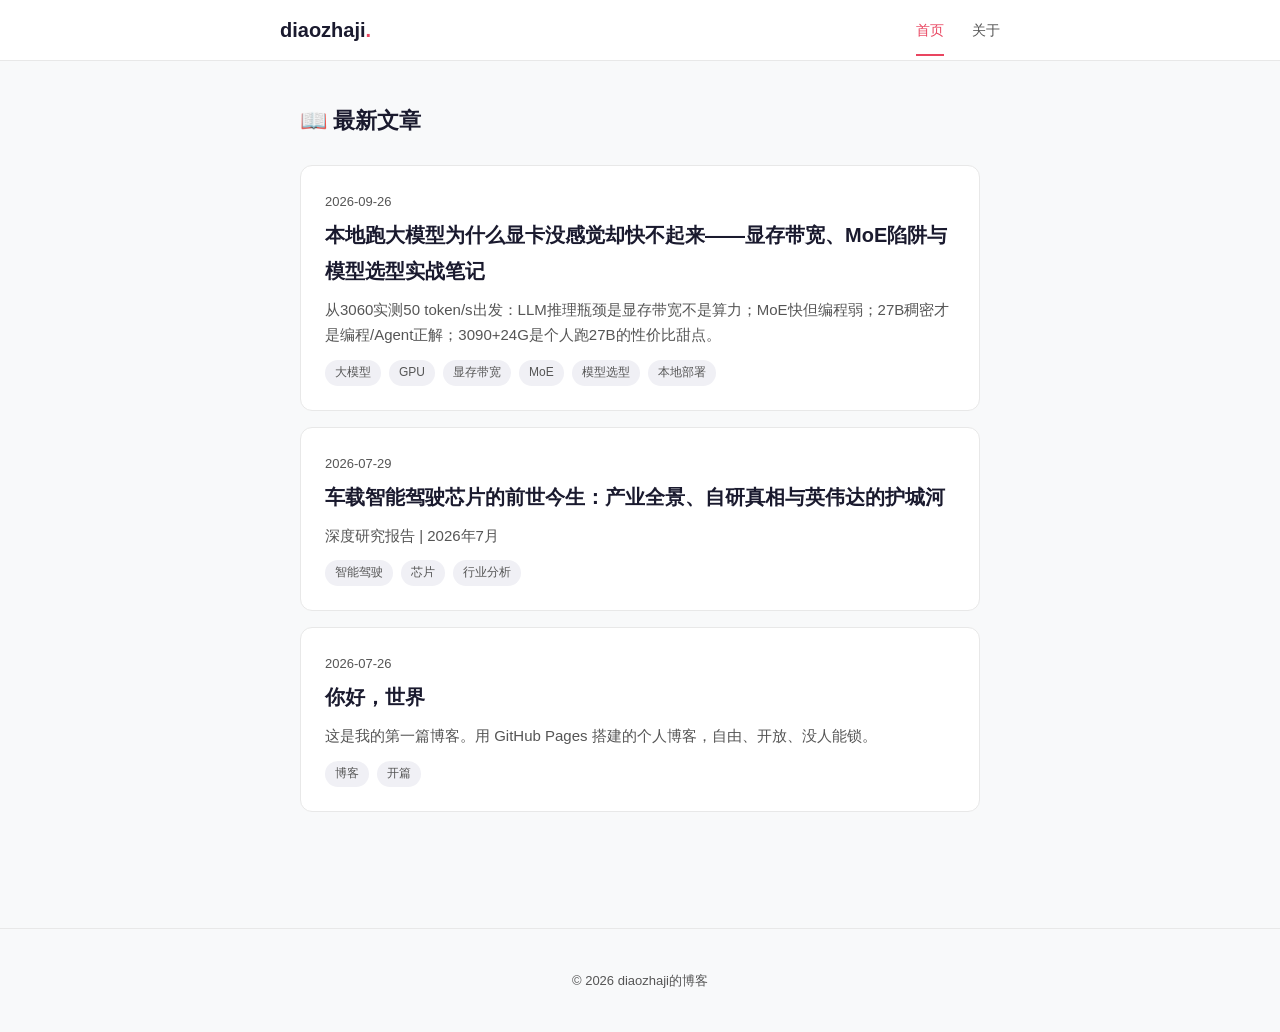
<file: index.html>
<!DOCTYPE html>
<html lang="zh-CN">
<head>
  <meta charset="UTF-8">
  <meta name="viewport" content="width=device-width, initial-scale=1.0">
  <title>diaozhaji的博客</title>
  <link rel="stylesheet" href="assets/css/style.css">
  <link rel="icon" href="data:image/svg+xml,<svg xmlns=%22http://www.w3.org/2000/svg%22 viewBox=%220 0 100 100%22><text y=%22.9em%22 font-size=%2290%22>📝</text></svg>">
</head>
<body>
  <header>
    <div class="header-inner">
      <a href="/" class="logo">diaozhaji<span>.</span></a>
      <nav>
        <a href="/" class="active">首页</a>
        <a href="about.html">关于</a>
      </nav>
    </div>
  </header>

  <main class="container">
    <h2 style="margin-bottom: 24px; font-size: 22px;">📖 最新文章</h2>
    <ul class="post-list" id="postList">
      <!-- 由脚本动态加载 -->
    </ul>
  </main>

  <footer>
    <p>© 2026 diaozhaji的博客</p>
  </footer>

  <script src="assets/js/main.js"></script>
</body>
</html>
</file>
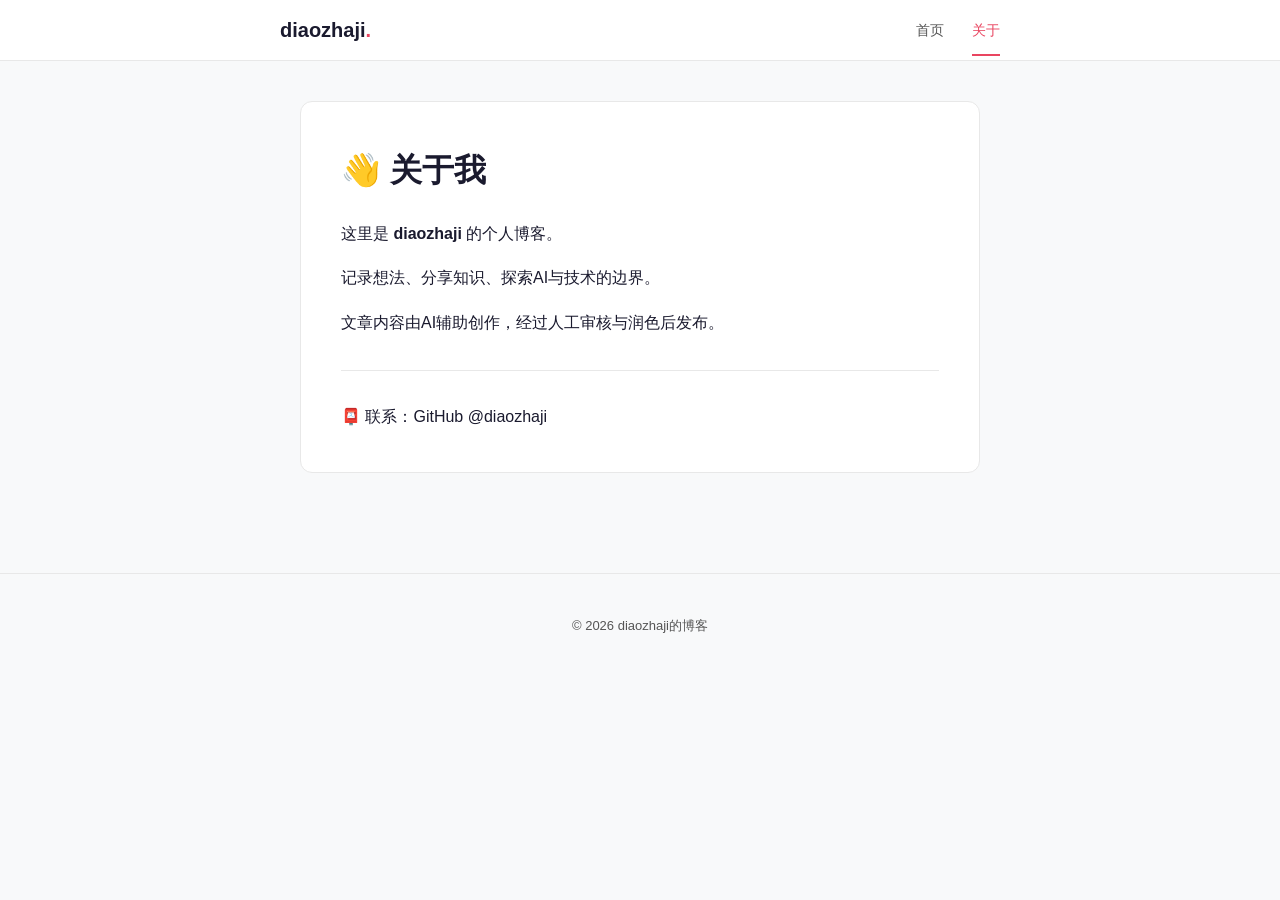
<file: about.html>
<!DOCTYPE html>
<html lang="zh-CN">
<head>
  <meta charset="UTF-8">
  <meta name="viewport" content="width=device-width, initial-scale=1.0">
  <title>关于我 · diaozhaji的博客</title>
  <link rel="stylesheet" href="assets/css/style.css">
</head>
<body>
  <header>
    <div class="header-inner">
      <a href="/" class="logo">diaozhaji<span>.</span></a>
      <nav>
        <a href="/">首页</a>
        <a href="about.html" class="active">关于</a>
      </nav>
    </div>
  </header>

  <main class="container">
    <div class="about-card">
      <h1>👋 关于我</h1>
      <p>这里是 <strong>diaozhaji</strong> 的个人博客。</p>
      <p style="margin-top: 16px;">记录想法、分享知识、探索AI与技术的边界。</p>
      <p style="margin-top: 16px;">文章内容由AI辅助创作，经过人工审核与润色后发布。</p>
      <hr style="margin: 32px 0; border: none; border-top: 1px solid var(--border);">
      <p>📮 联系：GitHub @diaozhaji</p>
    </div>
  </main>

  <footer>
    <p>© 2026 diaozhaji的博客</p>
  </footer>
</body>
</html>
</file>
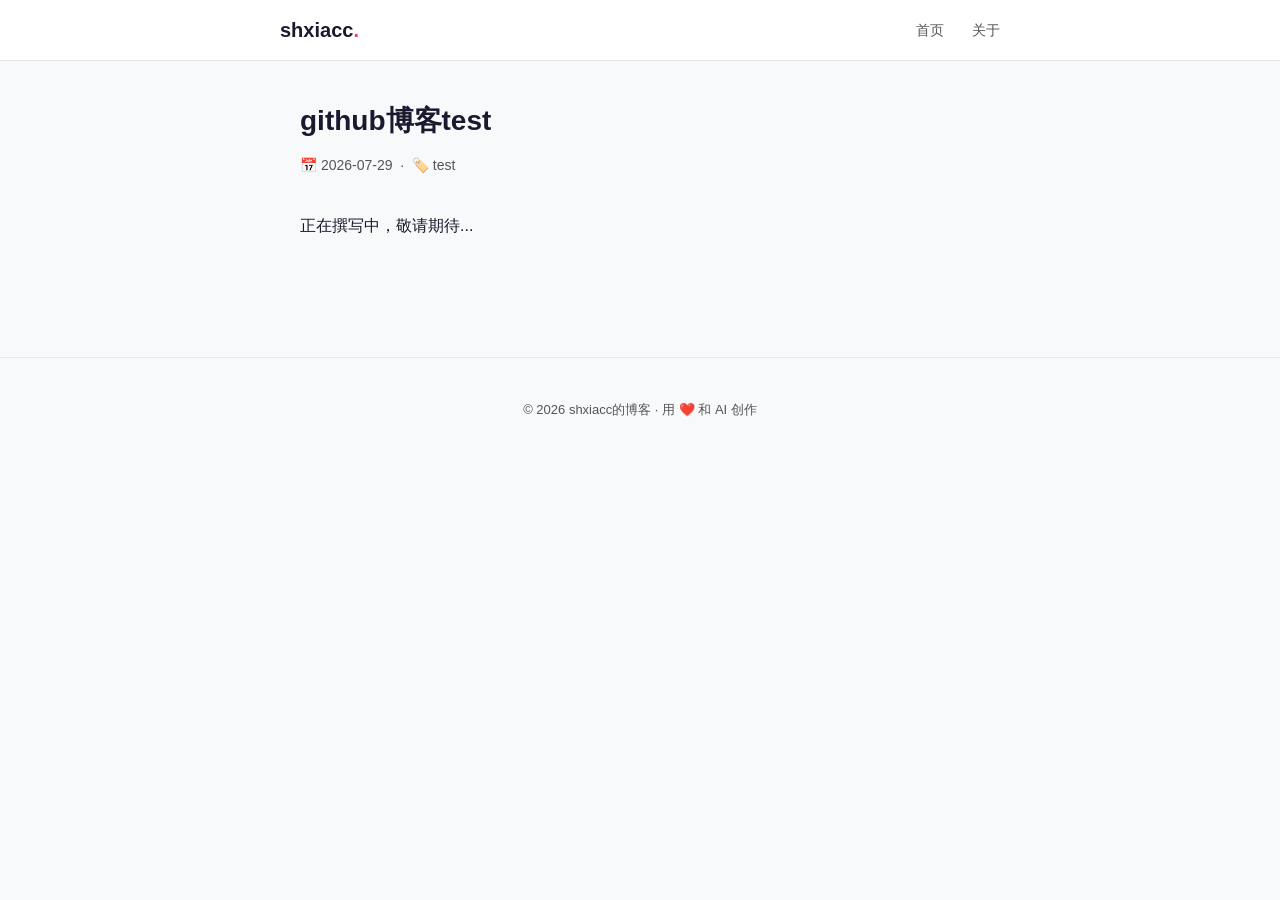
<file: github博客test.html>
<!DOCTYPE html>
<html lang="zh-CN">
<head>
  <meta charset="UTF-8">
  <meta name="viewport" content="width=device-width, initial-scale=1.0">
  <title>github博客test · shxiacc的博客</title>
  <link rel="stylesheet" href="../assets/css/style.css">
</head>
<body>
  <header>
    <div class="header-inner">
      <a href="/" class="logo">shxiacc<span>.</span></a>
      <nav>
        <a href="/">首页</a>
        <a href="../about.html">关于</a>
      </nav>
    </div>
  </header>

  <main class="container">
    <article>
      <div class="post-header">
        <h1>github博客test</h1>
        <div class="post-meta">📅 2026-07-29 &nbsp;·&nbsp; 🏷️ test</div>
      </div>
      <p>正在撰写中，敬请期待...</p>
    </article>
  </main>

  <footer>
    <p>© 2026 shxiacc的博客 · 用 ❤️ 和 AI 创作</p>
  </footer>
</body>
</html>
</file>
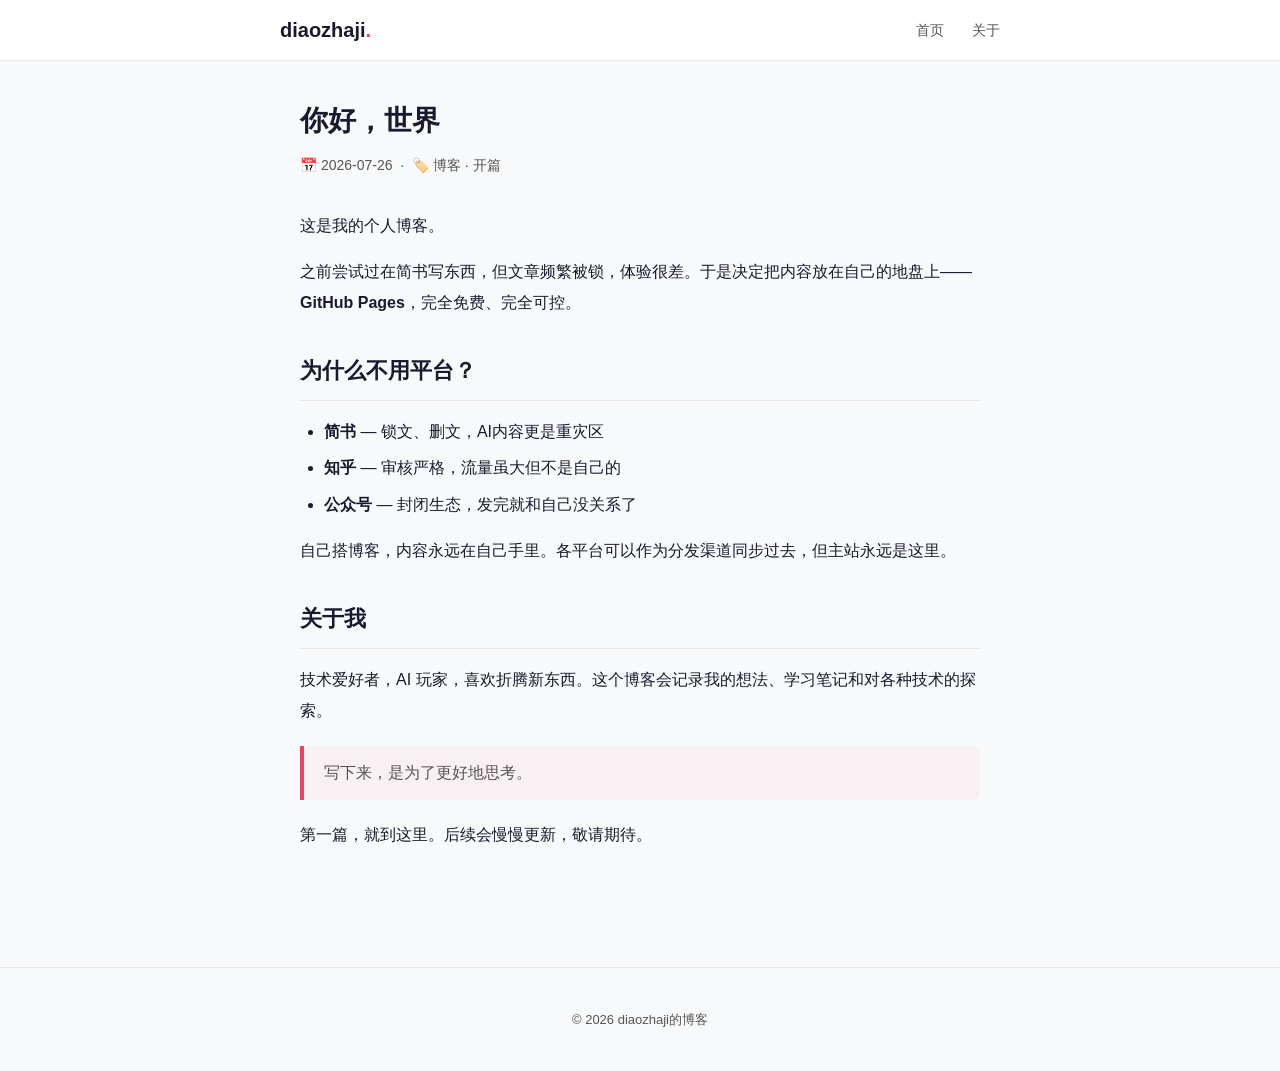
<file: posts/hello-world.html>
<!DOCTYPE html>
<html lang="zh-CN">
<head>
  <meta charset="UTF-8">
  <meta name="viewport" content="width=device-width, initial-scale=1.0">
  <title>你好，世界 · diaozhaji的博客</title>
  <link rel="stylesheet" href="../assets/css/style.css">
</head>
<body>
  <header>
    <div class="header-inner">
      <a href="/" class="logo">diaozhaji<span>.</span></a>
      <nav>
        <a href="/">首页</a>
        <a href="../about.html">关于</a>
      </nav>
    </div>
  </header>

  <main class="container">
    <article>
      <div class="post-header">
        <h1>你好，世界</h1>
        <div class="post-meta">📅 2026-07-26 &nbsp;·&nbsp; 🏷️ 博客 · 开篇</div>
      </div>

      <p>这是我的个人博客。</p>

      <p>之前尝试过在简书写东西，但文章频繁被锁，体验很差。于是决定把内容放在自己的地盘上——<strong>GitHub Pages</strong>，完全免费、完全可控。</p>

      <h2>为什么不用平台？</h2>
      <ul>
        <li><strong>简书</strong> — 锁文、删文，AI内容更是重灾区</li>
        <li><strong>知乎</strong> — 审核严格，流量虽大但不是自己的</li>
        <li><strong>公众号</strong> — 封闭生态，发完就和自己没关系了</li>
      </ul>
      <p>自己搭博客，内容永远在自己手里。各平台可以作为分发渠道同步过去，但主站永远是这里。</p>

      <h2>关于我</h2>
      <p>技术爱好者，AI 玩家，喜欢折腾新东西。这个博客会记录我的想法、学习笔记和对各种技术的探索。</p>

      <blockquote>
        写下来，是为了更好地思考。
      </blockquote>

      <p>第一篇，就到这里。后续会慢慢更新，敬请期待。</p>
    </article>
  </main>

  <footer>
    <p>© 2026 diaozhaji的博客</p>
  </footer>
</body>
</html>
</file>
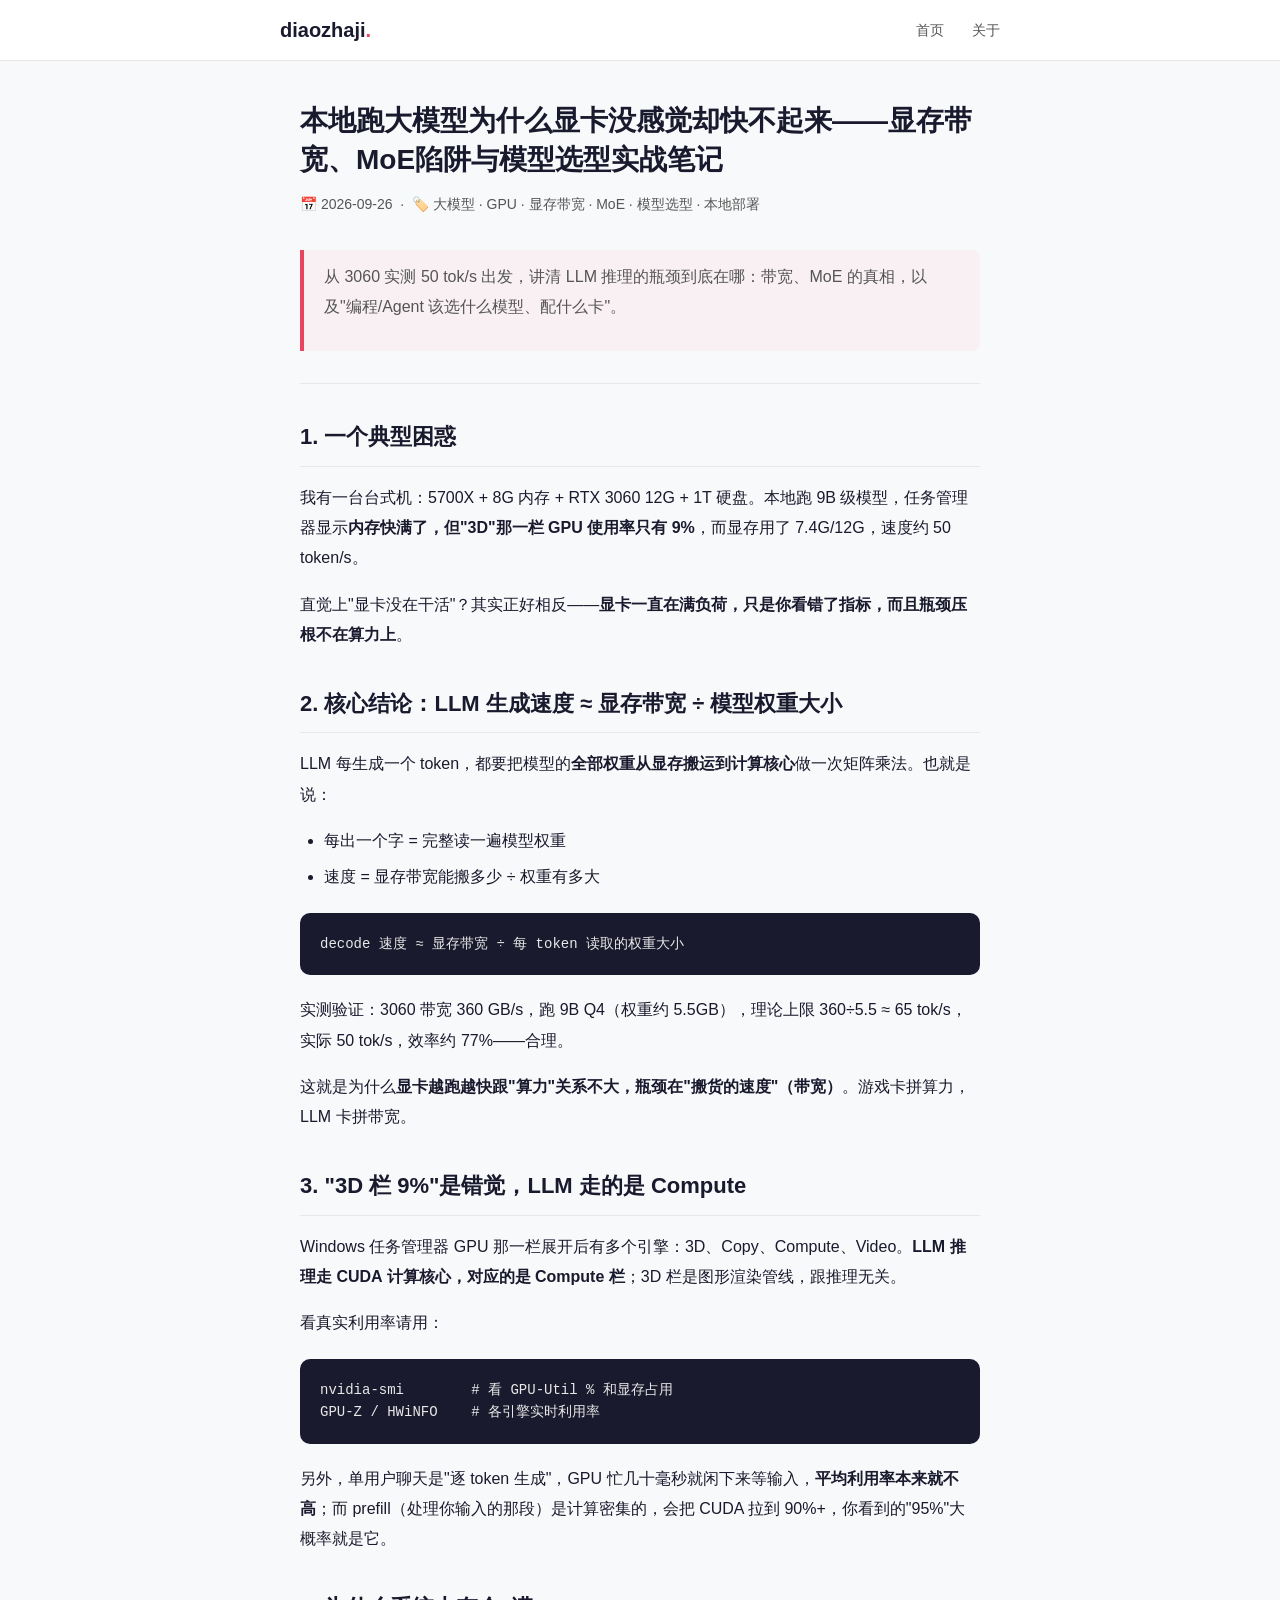
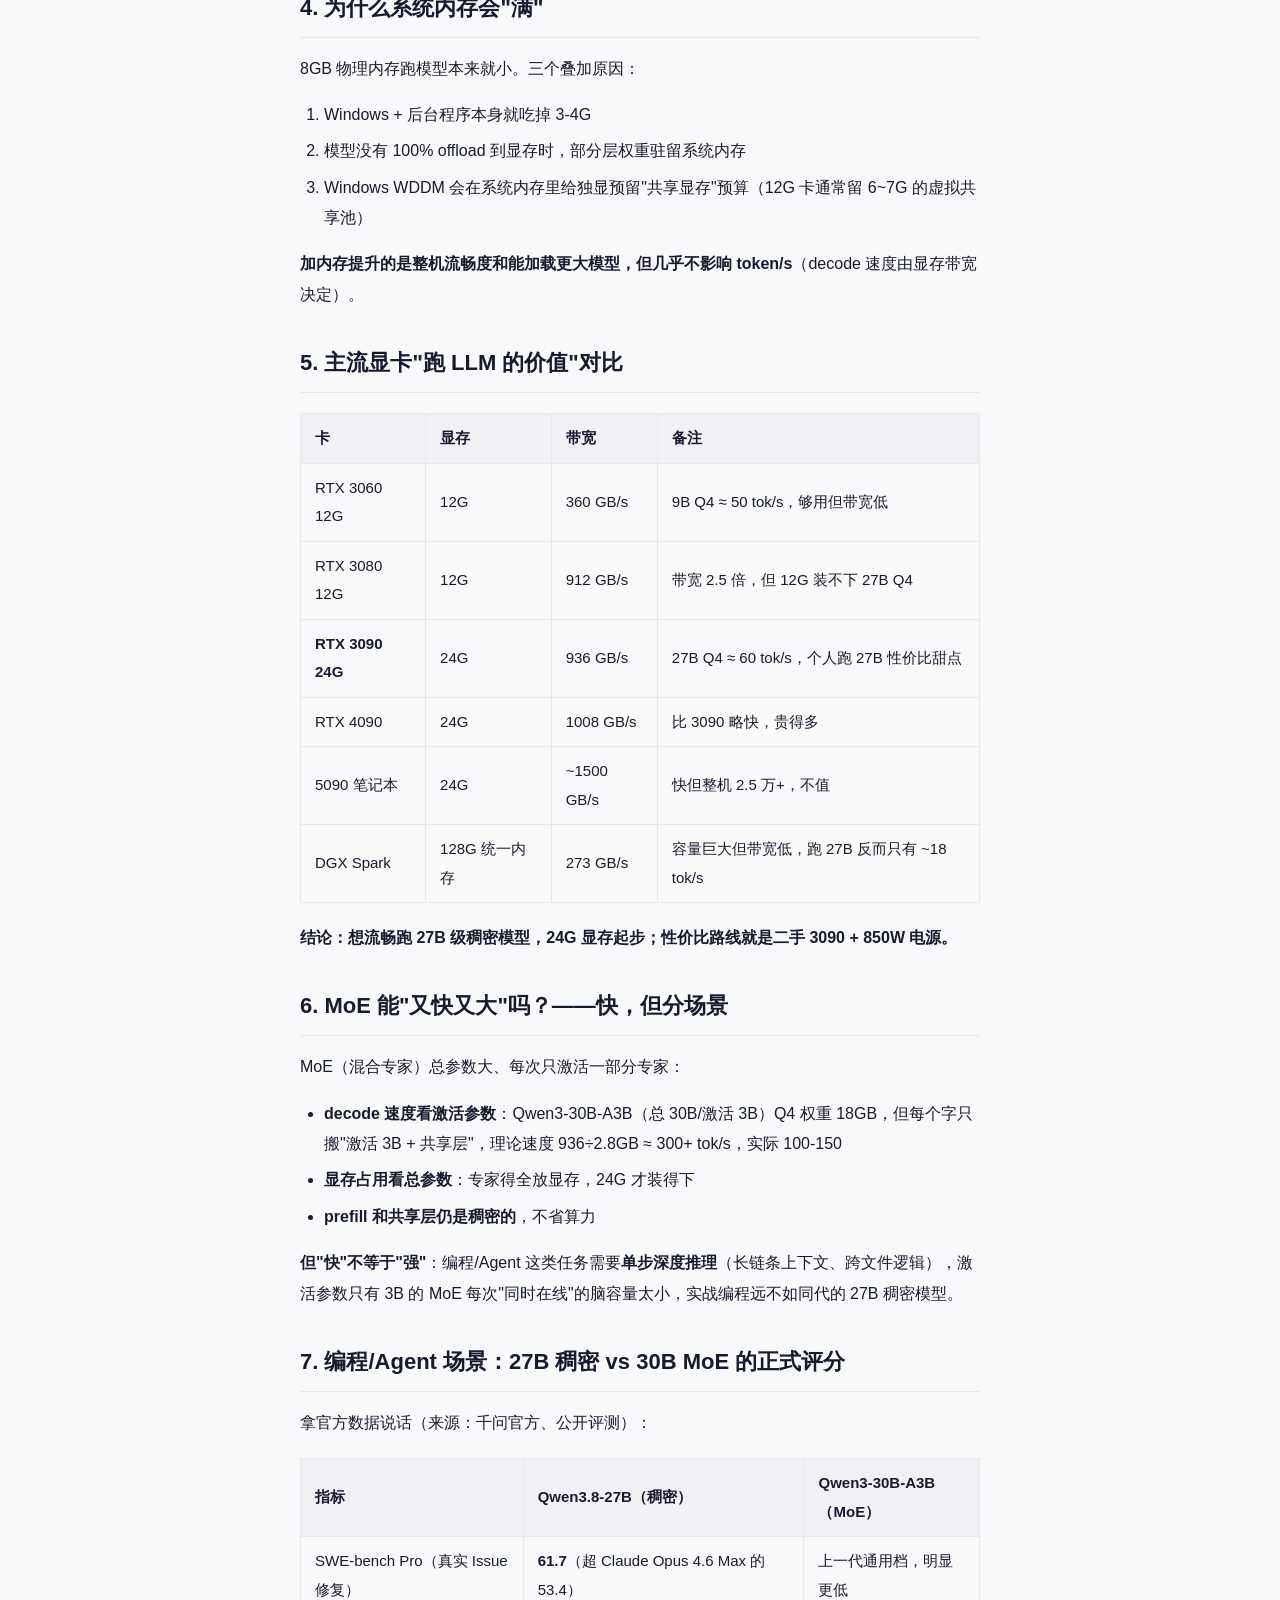
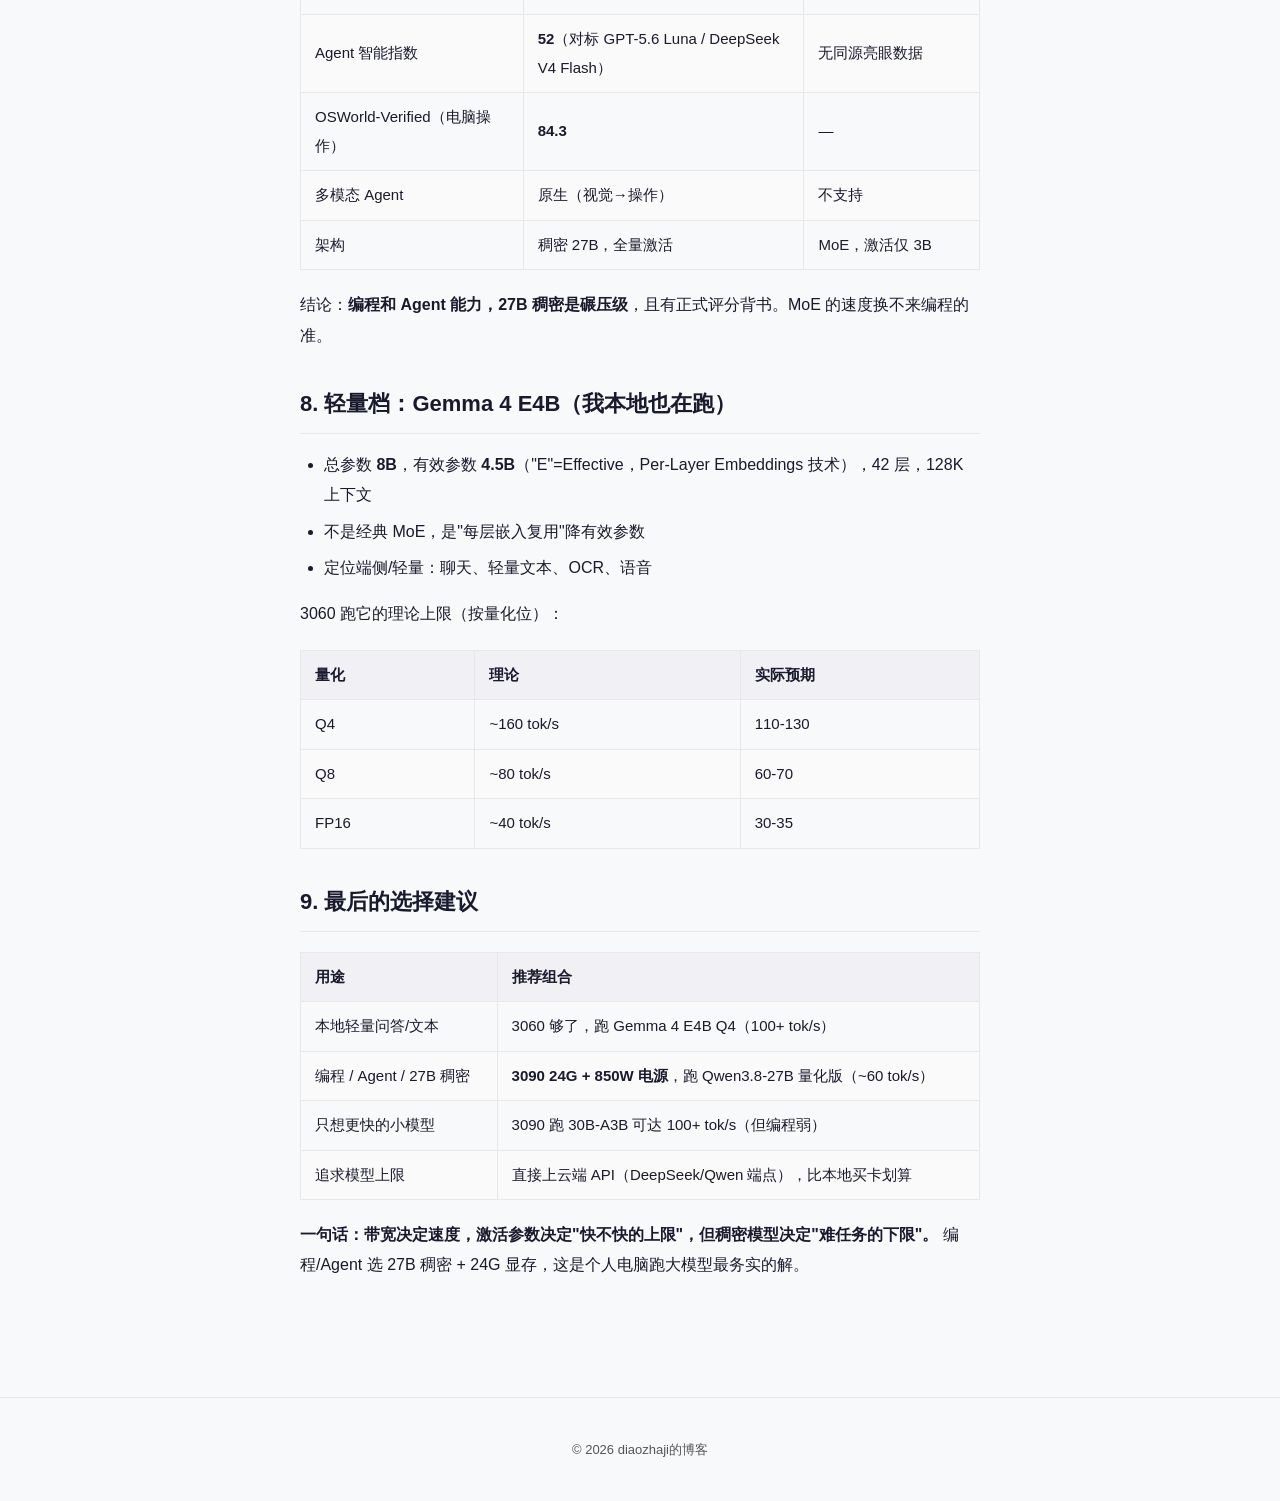
<file: posts/本地跑大模型为什么显卡没感觉却快不起来显存带宽moe陷阱与模型选型实战笔记.html>
<!DOCTYPE html>
<html lang="zh-CN">
<head>
  <meta charset="UTF-8">
  <meta name="viewport" content="width=device-width, initial-scale=1.0">
  <title>本地跑大模型为什么显卡没感觉却快不起来——显存带宽、MoE陷阱与模型选型实战笔记 · diaozhaji的博客</title>
  <link rel="stylesheet" href="../assets/css/style.css">
</head>
<body>
  <header>
    <div class="header-inner">
      <a href="/" class="logo">diaozhaji<span>.</span></a>
      <nav>
        <a href="/">首页</a>
        <a href="../about.html">关于</a>
      </nav>
    </div>
  </header>

  <main class="container">
    <article>
      <div class="post-header">
        <h1>本地跑大模型为什么显卡没感觉却快不起来——显存带宽、MoE陷阱与模型选型实战笔记</h1>
        <div class="post-meta">📅 2026-09-26 &nbsp;·&nbsp; 🏷️ 大模型 · GPU · 显存带宽 · MoE · 模型选型 · 本地部署</div>
      </div>
      <div class="post-content">
<blockquote>
<p>从 3060 实测 50 tok/s 出发，讲清 LLM 推理的瓶颈到底在哪：带宽、MoE 的真相，以及"编程/Agent 该选什么模型、配什么卡"。</p>
</blockquote>
<hr>
<h2>1. 一个典型困惑</h2>
<p>我有一台台式机：5700X + 8G 内存 + RTX 3060 12G + 1T 硬盘。本地跑 9B 级模型，任务管理器显示<strong>内存快满了，但"3D"那一栏 GPU 使用率只有 9%</strong>，而显存用了 7.4G/12G，速度约 50 token/s。</p>
<p>直觉上"显卡没在干活"？其实正好相反——<strong>显卡一直在满负荷，只是你看错了指标，而且瓶颈压根不在算力上</strong>。</p>
<h2>2. 核心结论：LLM 生成速度 ≈ 显存带宽 ÷ 模型权重大小</h2>
<p>LLM 每生成一个 token，都要把模型的<strong>全部权重从显存搬运到计算核心</strong>做一次矩阵乘法。也就是说：</p>
<ul>
<li>每出一个字 = 完整读一遍模型权重</li>
<li>速度 = 显存带宽能搬多少 ÷ 权重有多大</li>
</ul>
<pre class="codehilite"><code class="language-text">decode 速度 ≈ 显存带宽 ÷ 每 token 读取的权重大小
</code></pre>

<p>实测验证：3060 带宽 360 GB/s，跑 9B Q4（权重约 5.5GB），理论上限 360÷5.5 ≈ 65 tok/s，实际 50 tok/s，效率约 77%——合理。</p>
<p>这就是为什么<strong>显卡越跑越快跟"算力"关系不大，瓶颈在"搬货的速度"（带宽）</strong>。游戏卡拼算力，LLM 卡拼带宽。</p>
<h2>3. "3D 栏 9%"是错觉，LLM 走的是 Compute</h2>
<p>Windows 任务管理器 GPU 那一栏展开后有多个引擎：3D、Copy、Compute、Video。<strong>LLM 推理走 CUDA 计算核心，对应的是 Compute 栏</strong>；3D 栏是图形渲染管线，跟推理无关。</p>
<p>看真实利用率请用：</p>
<pre class="codehilite"><code class="language-text">nvidia-smi        # 看 GPU-Util % 和显存占用
GPU-Z / HWiNFO    # 各引擎实时利用率
</code></pre>

<p>另外，单用户聊天是"逐 token 生成"，GPU 忙几十毫秒就闲下来等输入，<strong>平均利用率本来就不高</strong>；而 prefill（处理你输入的那段）是计算密集的，会把 CUDA 拉到 90%+，你看到的"95%"大概率就是它。</p>
<h2>4. 为什么系统内存会"满"</h2>
<p>8GB 物理内存跑模型本来就小。三个叠加原因：</p>
<ol>
<li>Windows + 后台程序本身就吃掉 3-4G</li>
<li>模型没有 100% offload 到显存时，部分层权重驻留系统内存</li>
<li>Windows WDDM 会在系统内存里给独显预留"共享显存"预算（12G 卡通常留 6~7G 的虚拟共享池）</li>
</ol>
<p><strong>加内存提升的是整机流畅度和能加载更大模型，但几乎不影响 token/s</strong>（decode 速度由显存带宽决定）。</p>
<h2>5. 主流显卡"跑 LLM 的价值"对比</h2>
<table>
<thead>
<tr>
<th>卡</th>
<th>显存</th>
<th>带宽</th>
<th>备注</th>
</tr>
</thead>
<tbody>
<tr>
<td>RTX 3060 12G</td>
<td>12G</td>
<td>360 GB/s</td>
<td>9B Q4 ≈ 50 tok/s，够用但带宽低</td>
</tr>
<tr>
<td>RTX 3080 12G</td>
<td>12G</td>
<td>912 GB/s</td>
<td>带宽 2.5 倍，但 12G 装不下 27B Q4</td>
</tr>
<tr>
<td><strong>RTX 3090 24G</strong></td>
<td>24G</td>
<td>936 GB/s</td>
<td>27B Q4 ≈ 60 tok/s，个人跑 27B 性价比甜点</td>
</tr>
<tr>
<td>RTX 4090</td>
<td>24G</td>
<td>1008 GB/s</td>
<td>比 3090 略快，贵得多</td>
</tr>
<tr>
<td>5090 笔记本</td>
<td>24G</td>
<td>~1500 GB/s</td>
<td>快但整机 2.5 万+，不值</td>
</tr>
<tr>
<td>DGX Spark</td>
<td>128G 统一内存</td>
<td>273 GB/s</td>
<td>容量巨大但带宽低，跑 27B 反而只有 ~18 tok/s</td>
</tr>
</tbody>
</table>
<p><strong>结论：想流畅跑 27B 级稠密模型，24G 显存起步；性价比路线就是二手 3090 + 850W 电源。</strong></p>
<h2>6. MoE 能"又快又大"吗？——快，但分场景</h2>
<p>MoE（混合专家）总参数大、每次只激活一部分专家：</p>
<ul>
<li><strong>decode 速度看激活参数</strong>：Qwen3-30B-A3B（总 30B/激活 3B）Q4 权重 18GB，但每个字只搬"激活 3B + 共享层"，理论速度 936÷2.8GB ≈ 300+ tok/s，实际 100-150</li>
<li><strong>显存占用看总参数</strong>：专家得全放显存，24G 才装得下</li>
<li><strong>prefill 和共享层仍是稠密的</strong>，不省算力</li>
</ul>
<p><strong>但"快"不等于"强"</strong>：编程/Agent 这类任务需要<strong>单步深度推理</strong>（长链条上下文、跨文件逻辑），激活参数只有 3B 的 MoE 每次"同时在线"的脑容量太小，实战编程远不如同代的 27B 稠密模型。</p>
<h2>7. 编程/Agent 场景：27B 稠密 vs 30B MoE 的正式评分</h2>
<p>拿官方数据说话（来源：千问官方、公开评测）：</p>
<table>
<thead>
<tr>
<th>指标</th>
<th>Qwen3.8-27B（稠密）</th>
<th>Qwen3-30B-A3B（MoE）</th>
</tr>
</thead>
<tbody>
<tr>
<td>SWE-bench Pro（真实 Issue 修复）</td>
<td><strong>61.7</strong>（超 Claude Opus 4.6 Max 的 53.4）</td>
<td>上一代通用档，明显更低</td>
</tr>
<tr>
<td>Agent 智能指数</td>
<td><strong>52</strong>（对标 GPT-5.6 Luna / DeepSeek V4 Flash）</td>
<td>无同源亮眼数据</td>
</tr>
<tr>
<td>OSWorld-Verified（电脑操作）</td>
<td><strong>84.3</strong></td>
<td>—</td>
</tr>
<tr>
<td>多模态 Agent</td>
<td>原生（视觉→操作）</td>
<td>不支持</td>
</tr>
<tr>
<td>架构</td>
<td>稠密 27B，全量激活</td>
<td>MoE，激活仅 3B</td>
</tr>
</tbody>
</table>
<p>结论：<strong>编程和 Agent 能力，27B 稠密是碾压级</strong>，且有正式评分背书。MoE 的速度换不来编程的准。</p>
<h2>8. 轻量档：Gemma 4 E4B（我本地也在跑）</h2>
<ul>
<li>总参数 <strong>8B</strong>，有效参数 <strong>4.5B</strong>（"E"=Effective，Per-Layer Embeddings 技术），42 层，128K 上下文</li>
<li>不是经典 MoE，是"每层嵌入复用"降有效参数</li>
<li>定位端侧/轻量：聊天、轻量文本、OCR、语音</li>
</ul>
<p>3060 跑它的理论上限（按量化位）：</p>
<table>
<thead>
<tr>
<th>量化</th>
<th>理论</th>
<th>实际预期</th>
</tr>
</thead>
<tbody>
<tr>
<td>Q4</td>
<td>~160 tok/s</td>
<td>110-130</td>
</tr>
<tr>
<td>Q8</td>
<td>~80 tok/s</td>
<td>60-70</td>
</tr>
<tr>
<td>FP16</td>
<td>~40 tok/s</td>
<td>30-35</td>
</tr>
</tbody>
</table>
<h2>9. 最后的选择建议</h2>
<table>
<thead>
<tr>
<th>用途</th>
<th>推荐组合</th>
</tr>
</thead>
<tbody>
<tr>
<td>本地轻量问答/文本</td>
<td>3060 够了，跑 Gemma 4 E4B Q4（100+ tok/s）</td>
</tr>
<tr>
<td>编程 / Agent / 27B 稠密</td>
<td><strong>3090 24G + 850W 电源</strong>，跑 Qwen3.8-27B 量化版（~60 tok/s）</td>
</tr>
<tr>
<td>只想更快的小模型</td>
<td>3090 跑 30B-A3B 可达 100+ tok/s（但编程弱）</td>
</tr>
<tr>
<td>追求模型上限</td>
<td>直接上云端 API（DeepSeek/Qwen 端点），比本地买卡划算</td>
</tr>
</tbody>
</table>
<p><strong>一句话：带宽决定速度，激活参数决定"快不快的上限"，但稠密模型决定"难任务的下限"。</strong> 编程/Agent 选 27B 稠密 + 24G 显存，这是个人电脑跑大模型最务实的解。</p>
      </div>
    </article>
  </main>

  <footer>
    <p>© 2026 diaozhaji的博客</p>
  </footer>
</body>
</html>
</file>
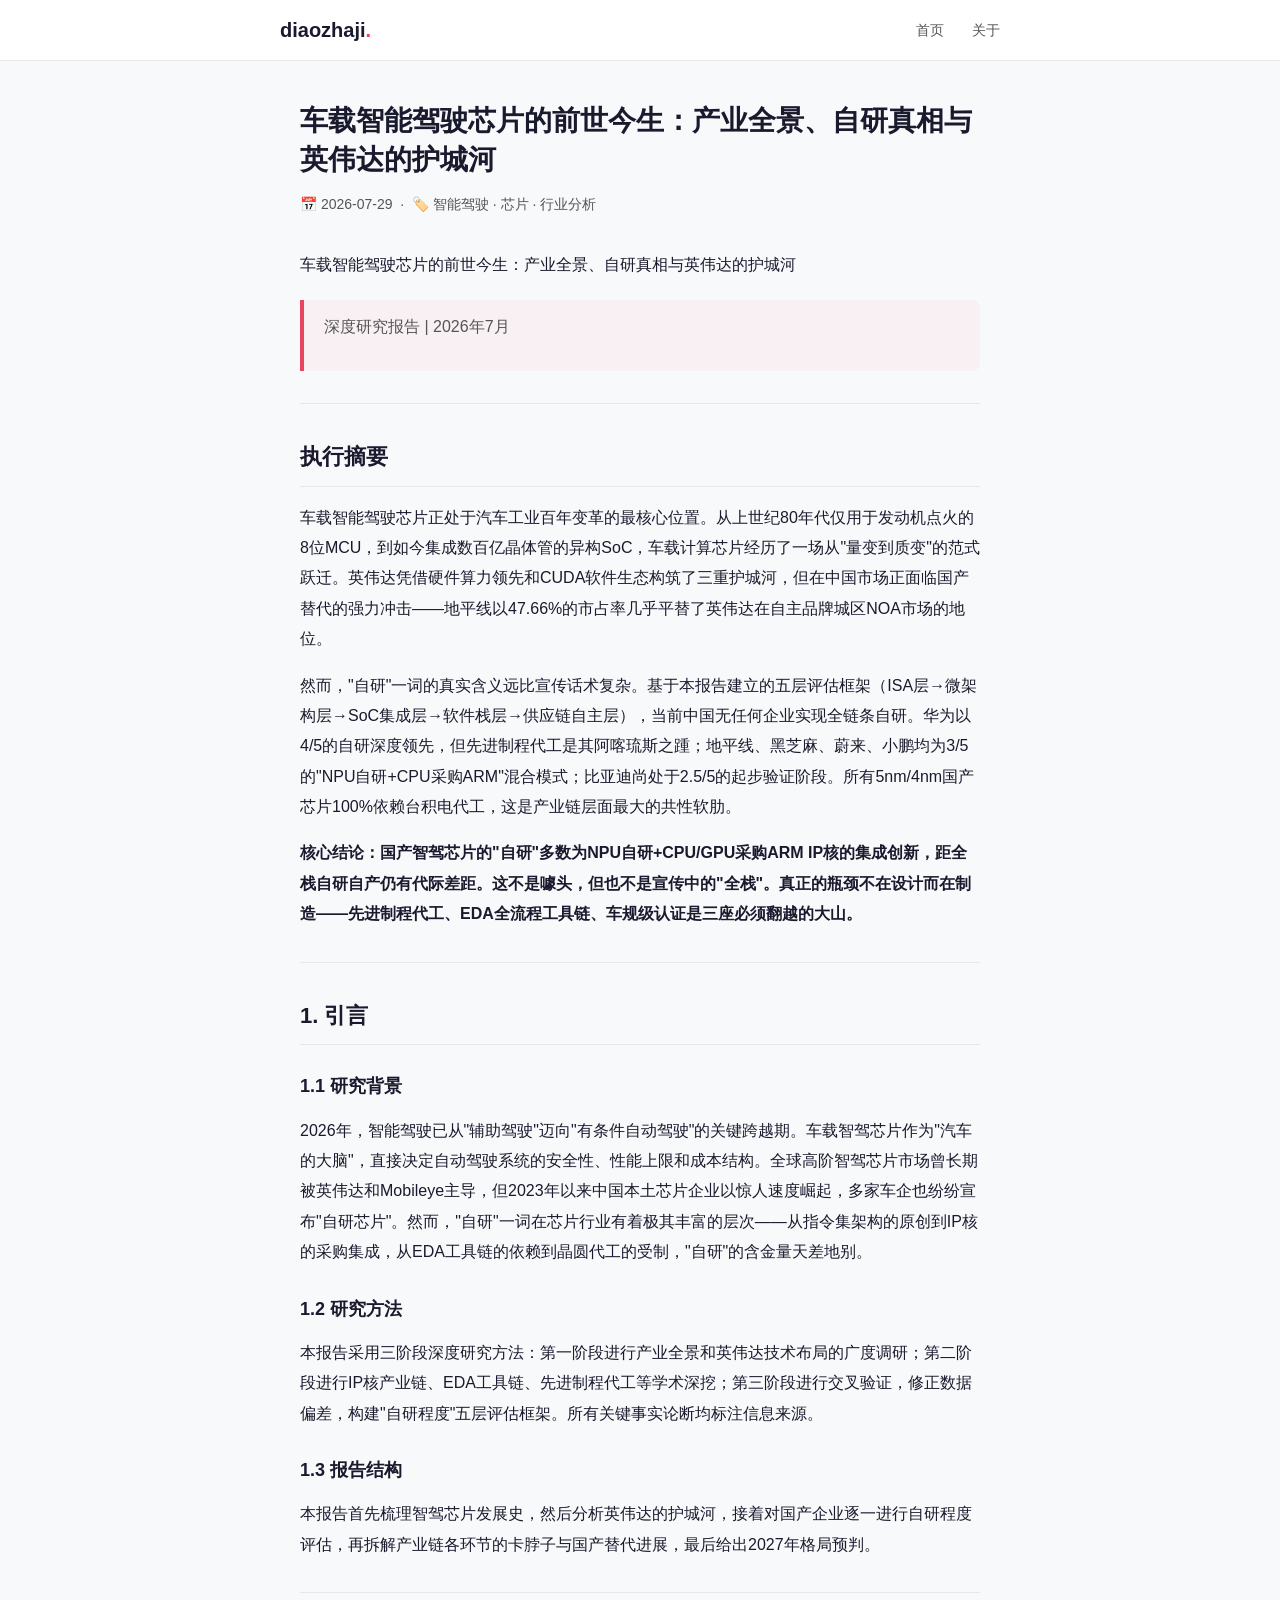
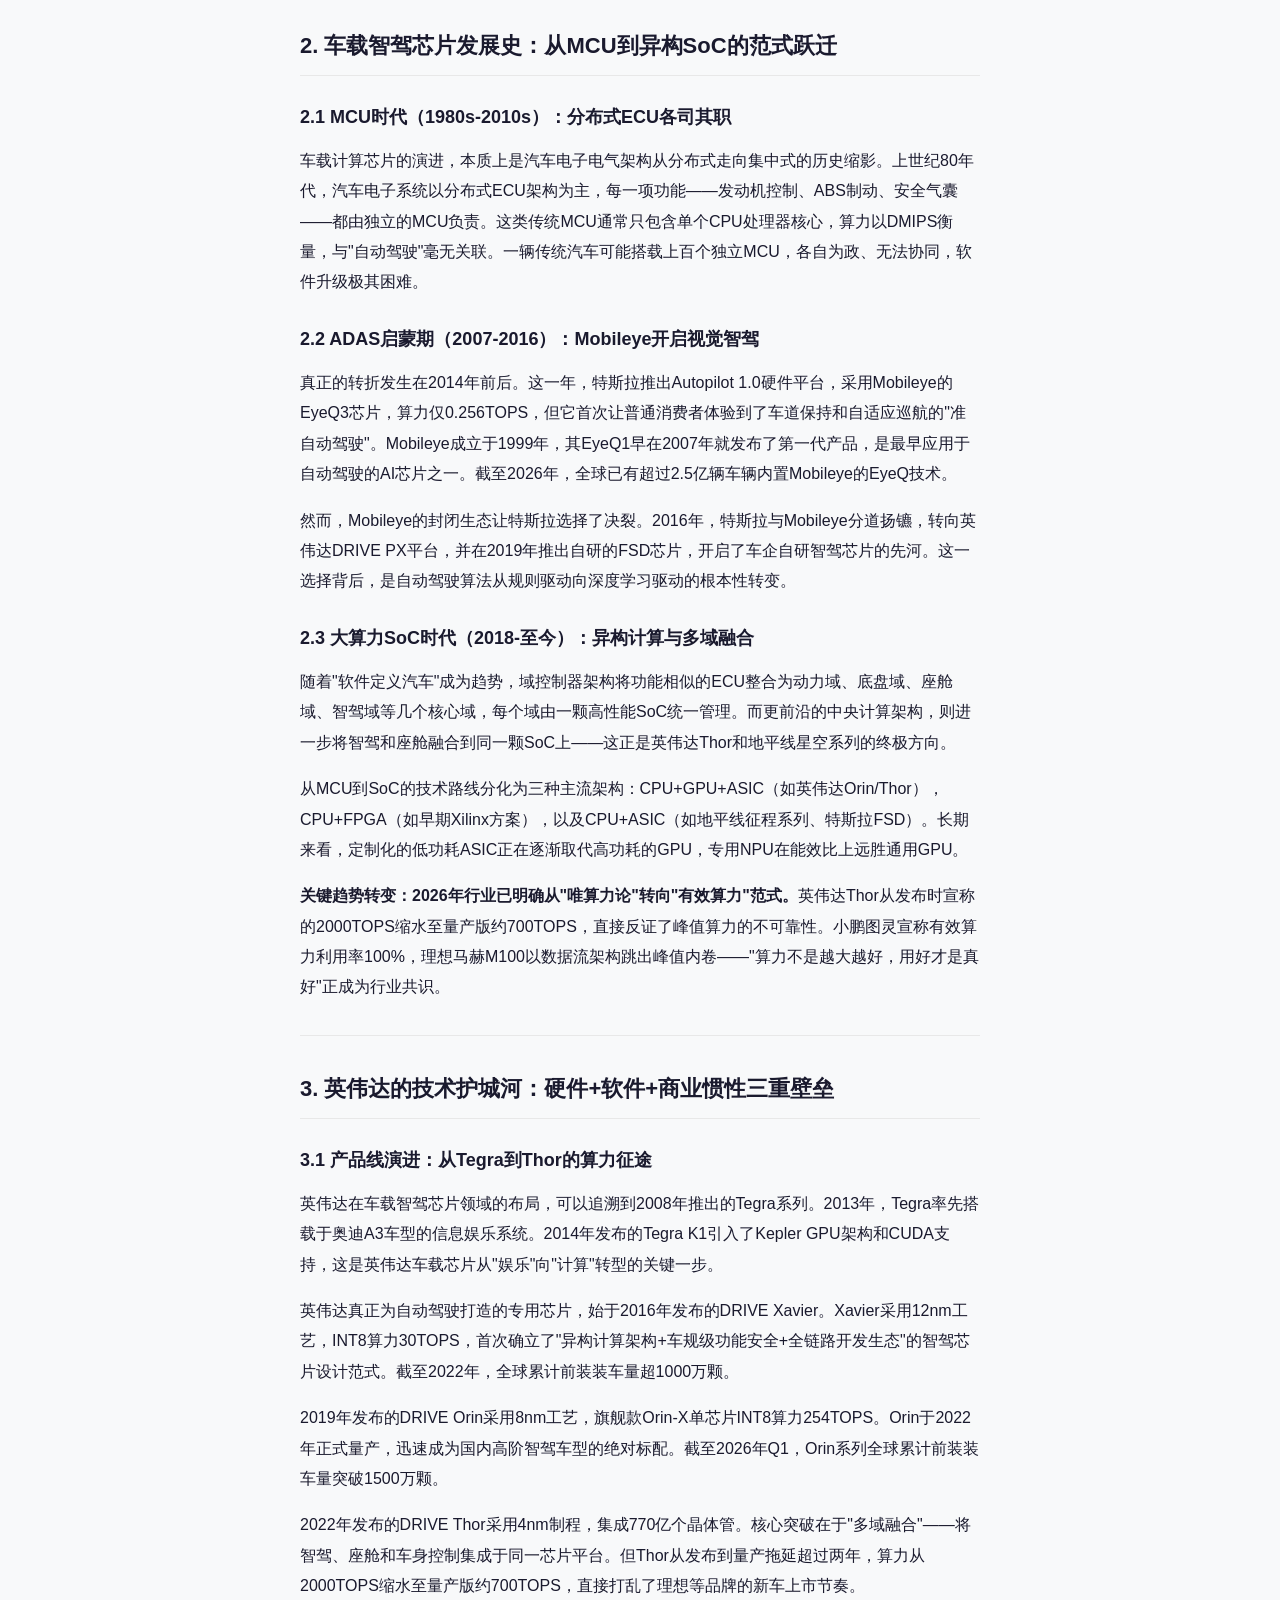
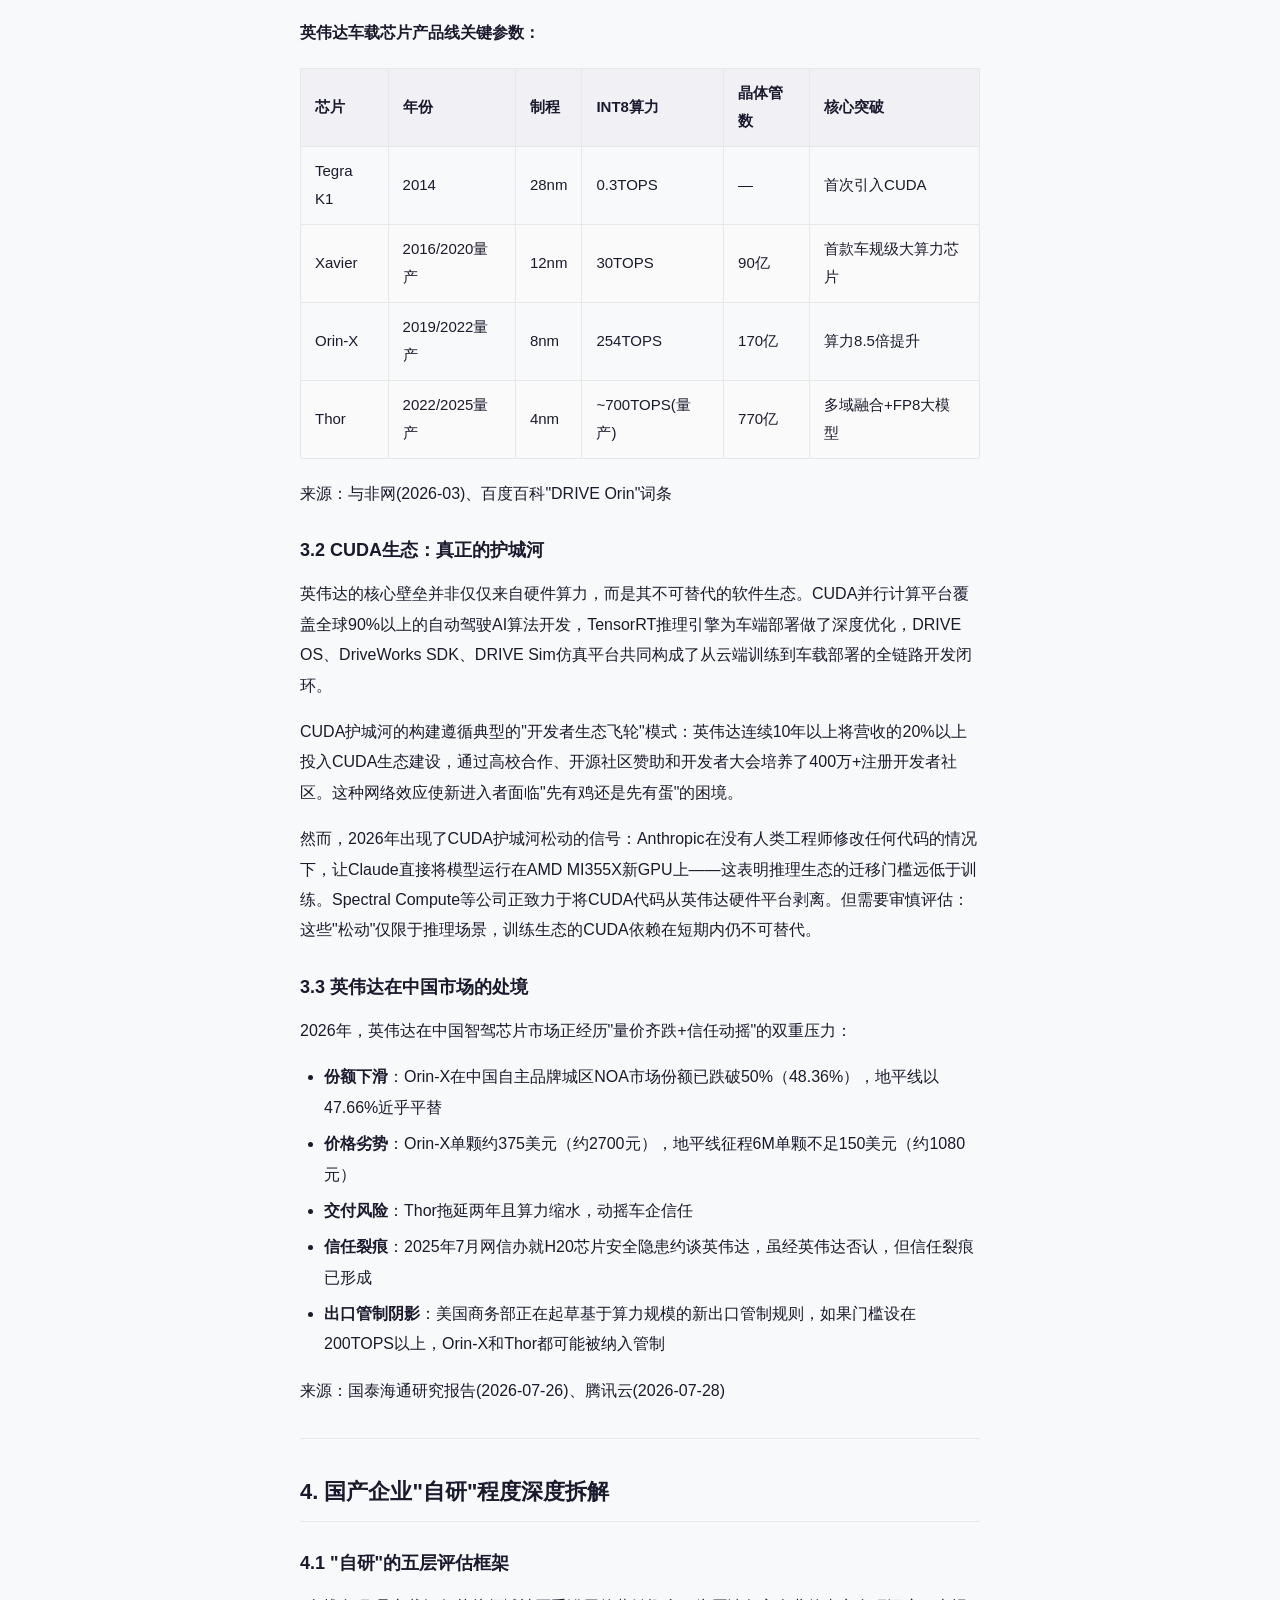
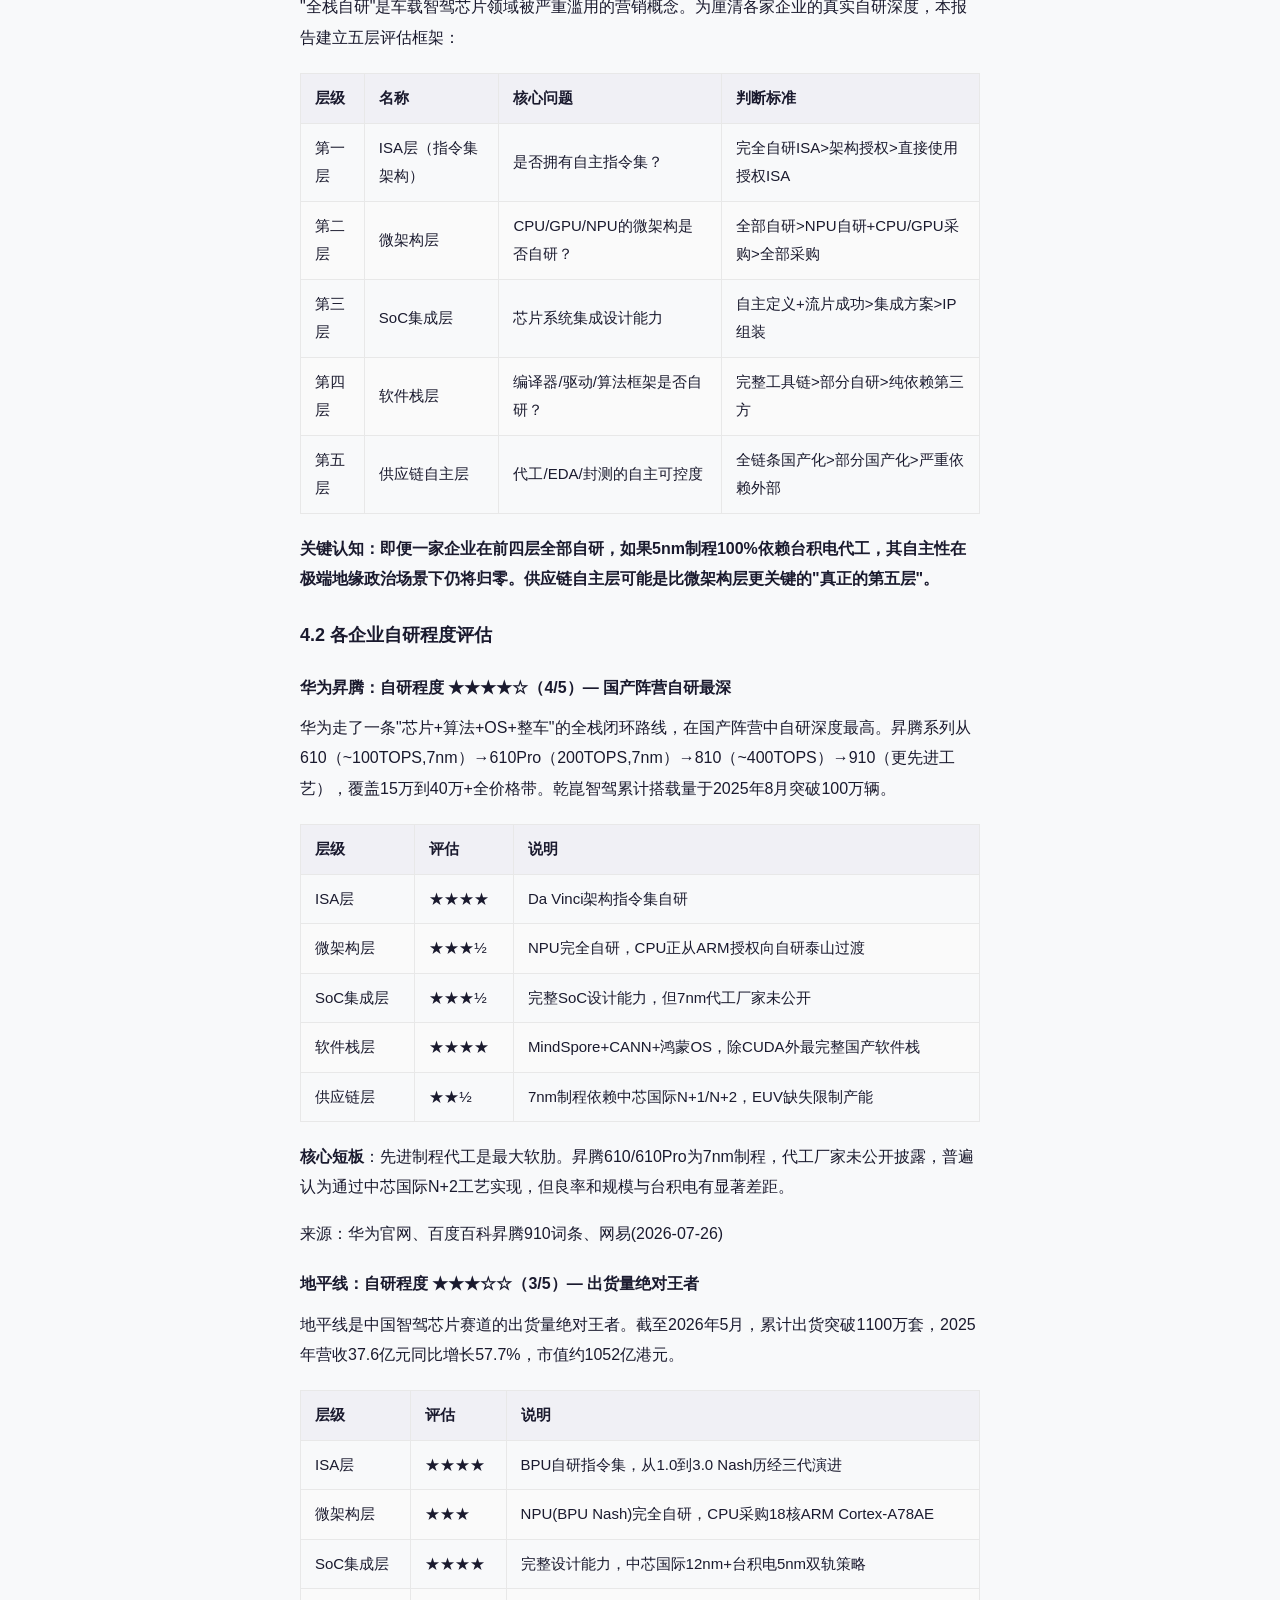
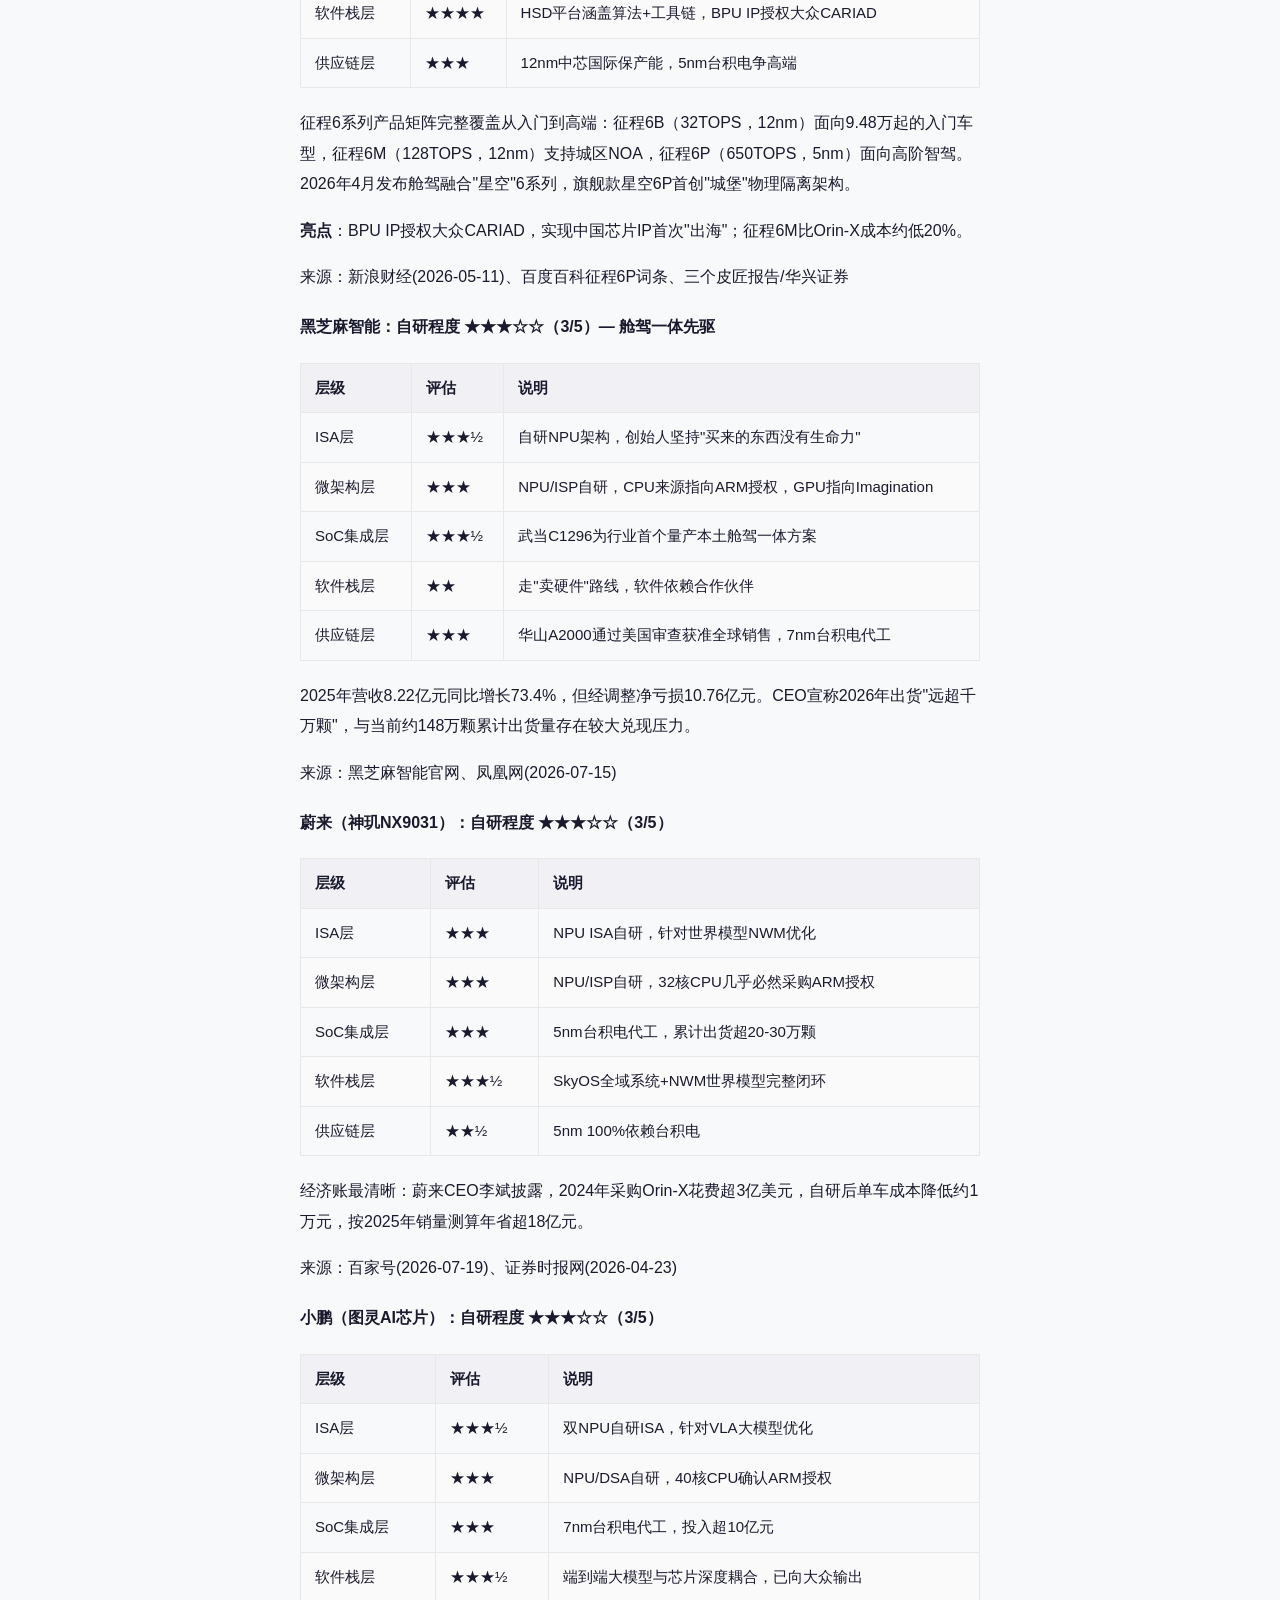
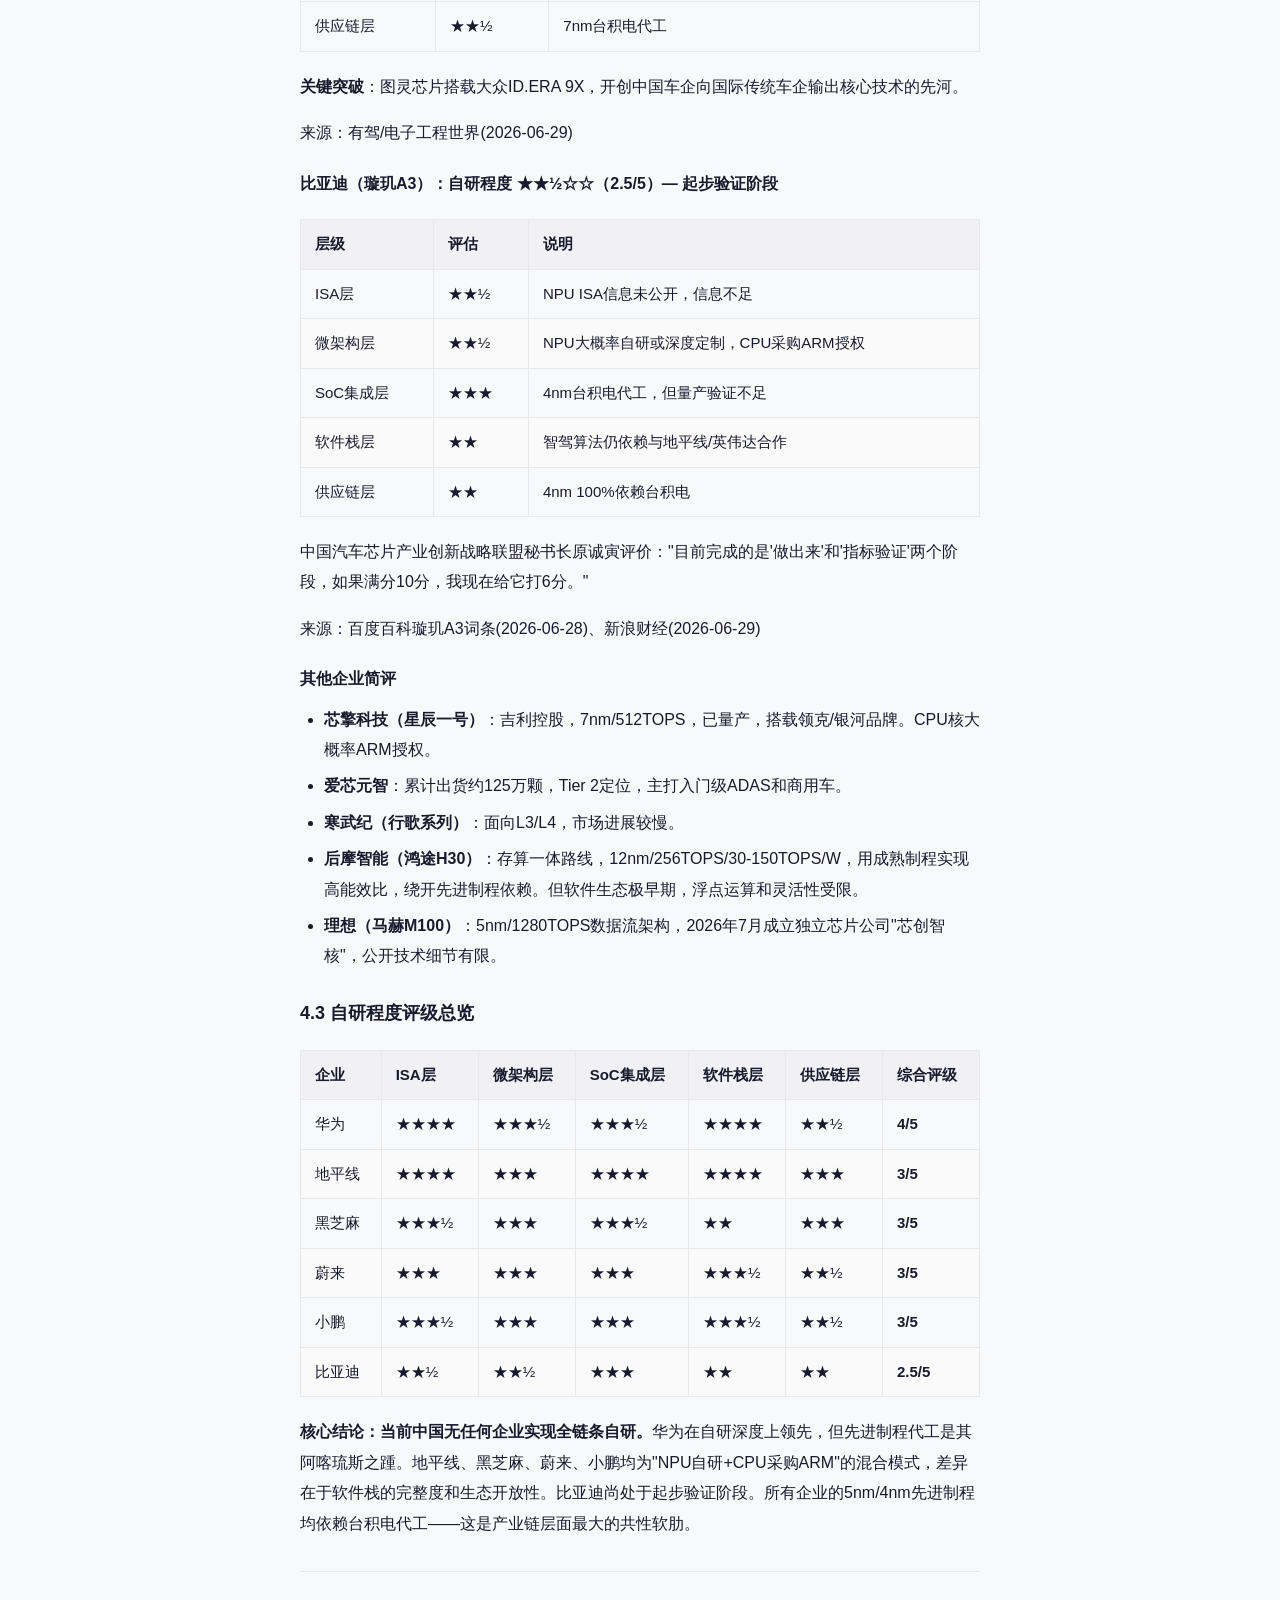
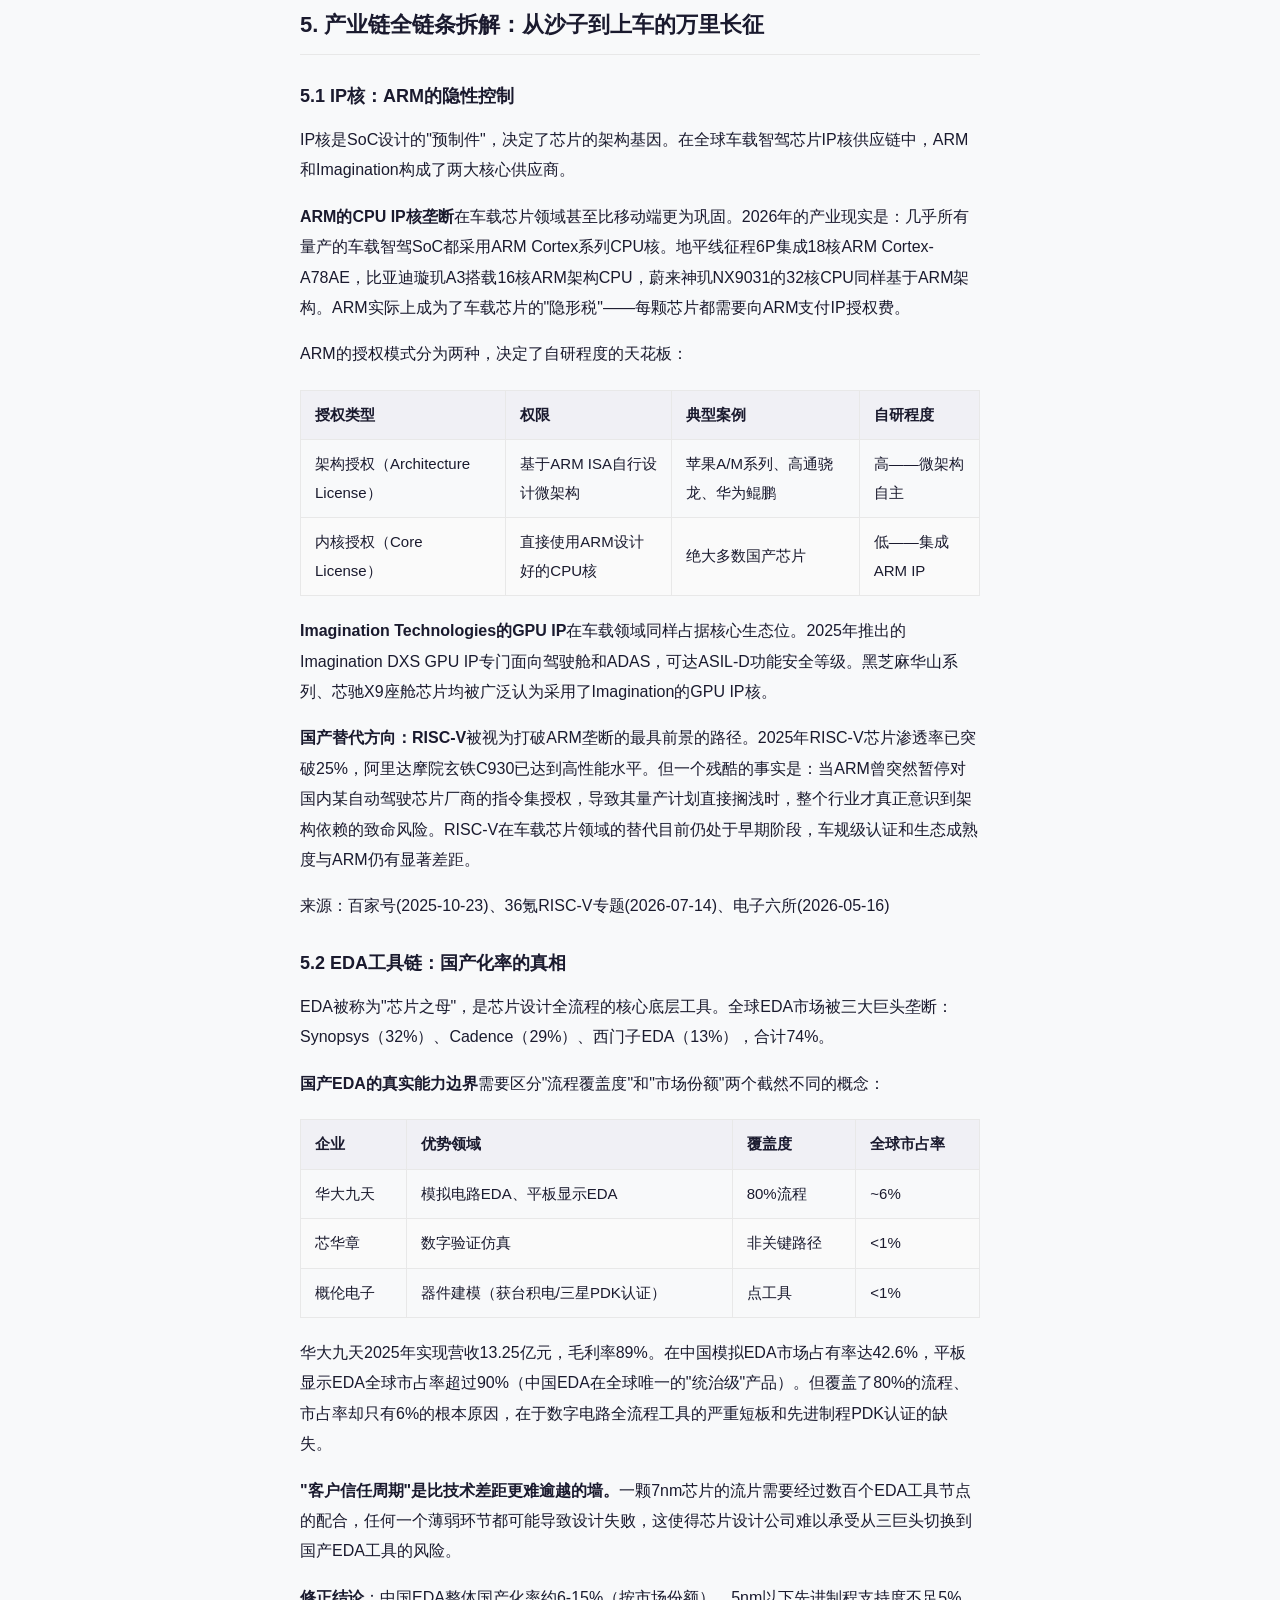
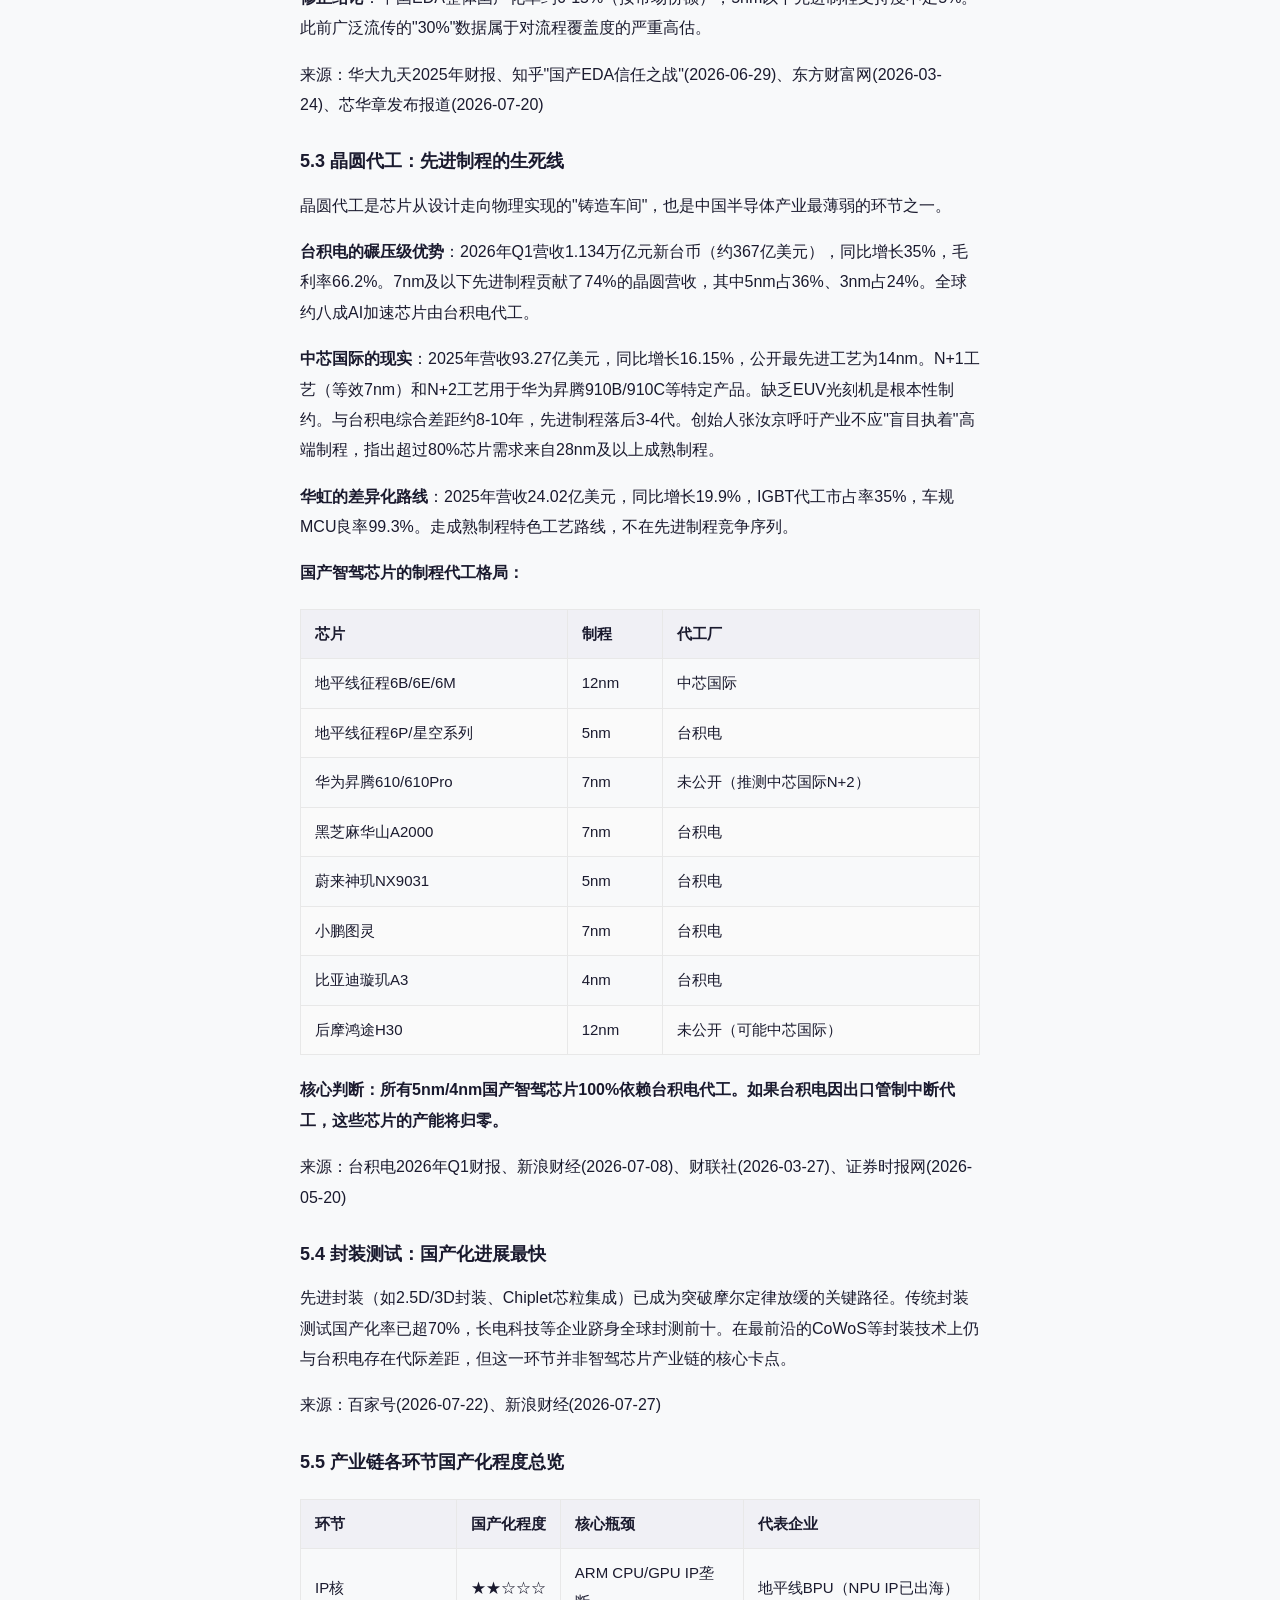
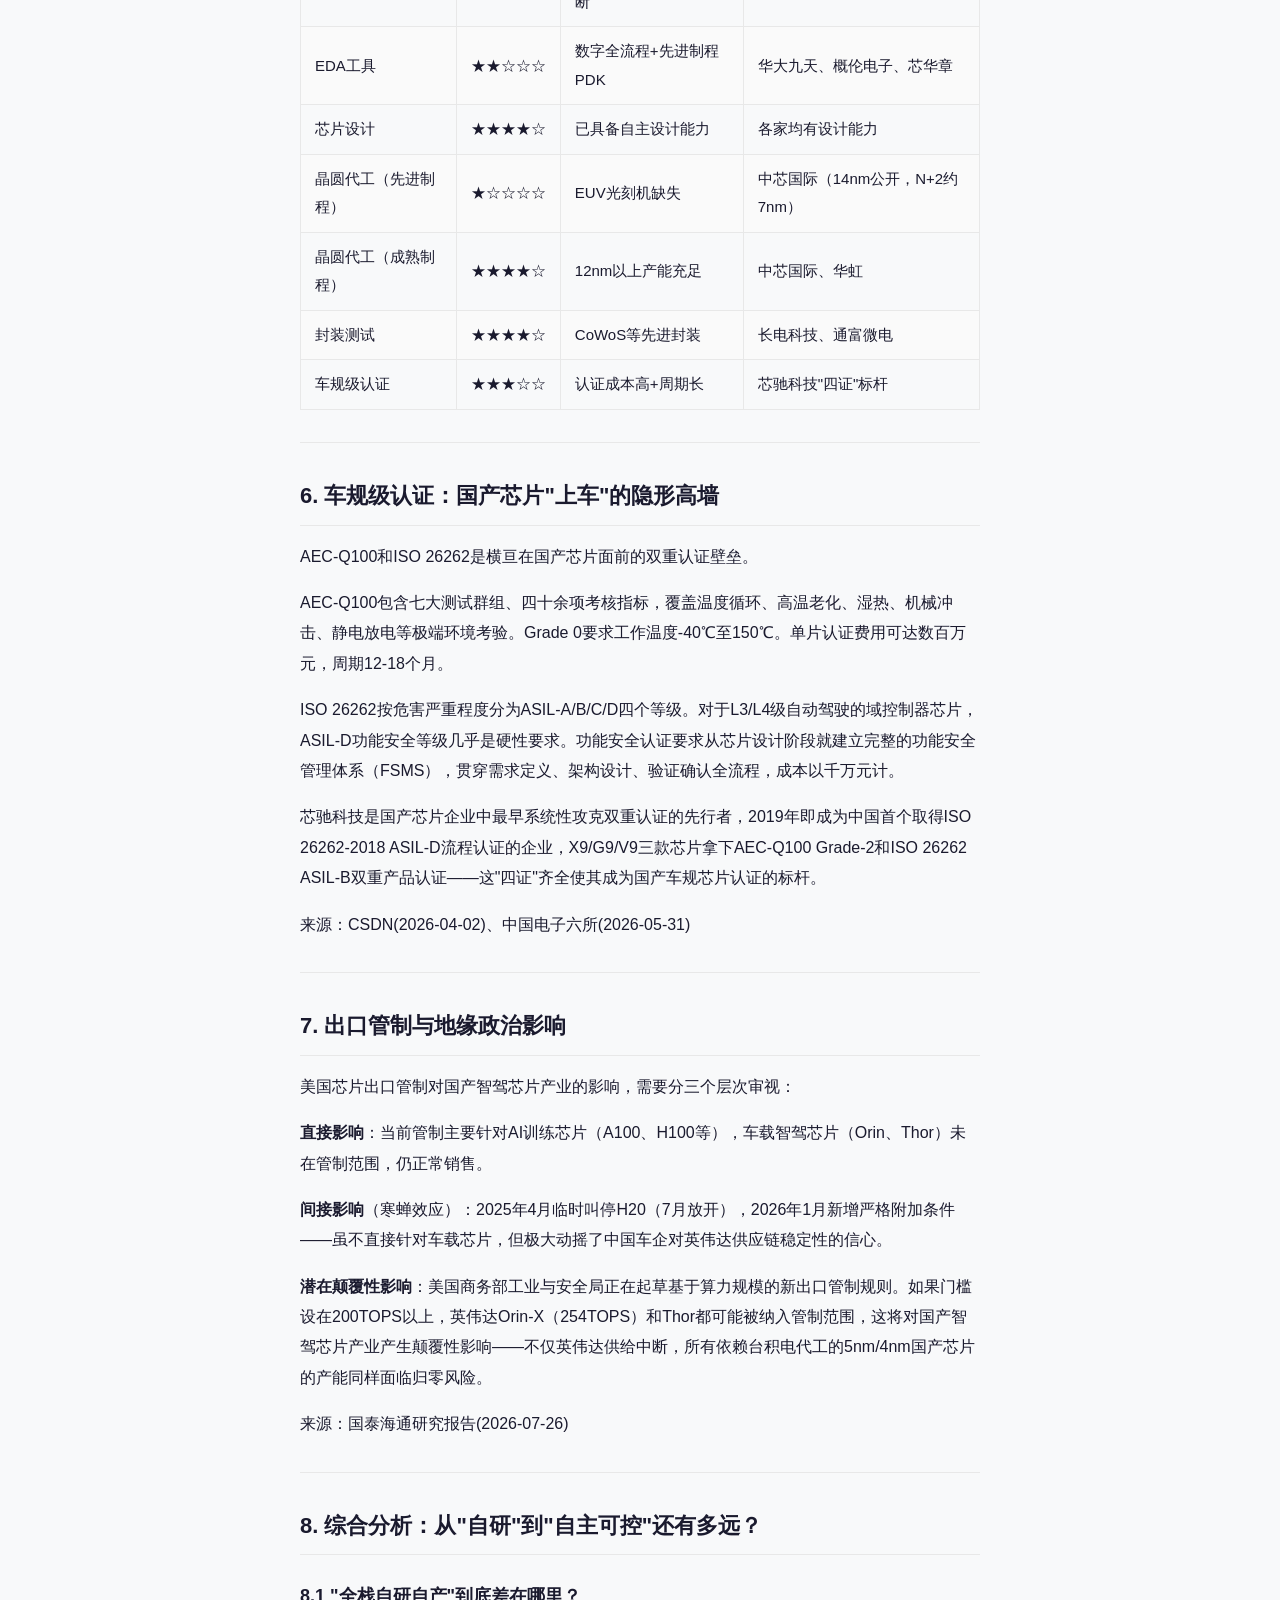
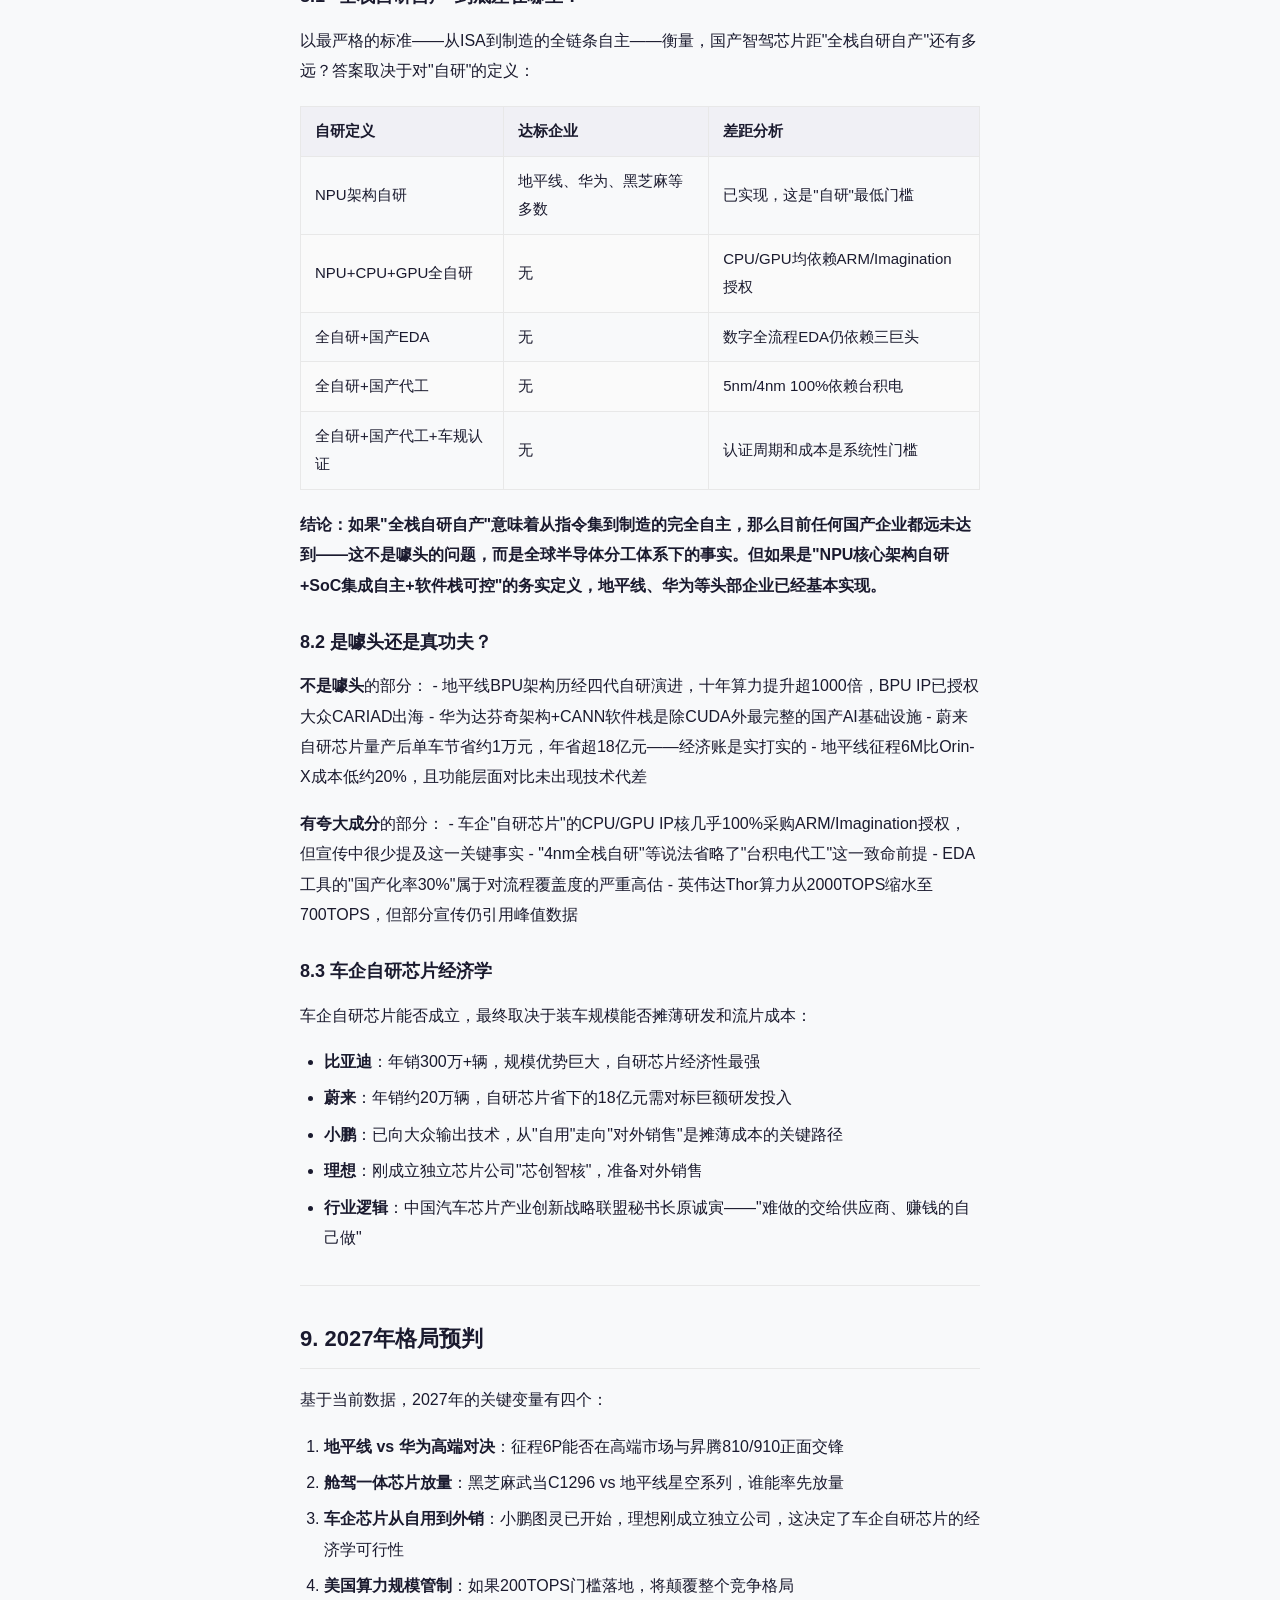
<file: posts/车载智能驾驶芯片的前世今生产业全景自研真相与英伟达的护城河.html>
<!DOCTYPE html>
<html lang="zh-CN">
<head>
  <meta charset="UTF-8">
  <meta name="viewport" content="width=device-width, initial-scale=1.0">
  <title>车载智能驾驶芯片的前世今生：产业全景、自研真相与英伟达的护城河 · diaozhaji的博客</title>
  <link rel="stylesheet" href="../assets/css/style.css">
</head>
<body>
  <header>
    <div class="header-inner">
      <a href="/" class="logo">diaozhaji<span>.</span></a>
      <nav>
        <a href="/">首页</a>
        <a href="../about.html">关于</a>
      </nav>
    </div>
  </header>

  <main class="container">
    <article>
      <div class="post-header">
        <h1>车载智能驾驶芯片的前世今生：产业全景、自研真相与英伟达的护城河</h1>
        <div class="post-meta">📅 2026-07-29 &nbsp;·&nbsp; 🏷️ 智能驾驶 · 芯片 · 行业分析</div>
      </div>
      <div class="post-content">
<p>车载智能驾驶芯片的前世今生：产业全景、自研真相与英伟达的护城河</p>
<blockquote>
<p>深度研究报告 | 2026年7月</p>
</blockquote>
<hr>
<h2>执行摘要</h2>
<p>车载智能驾驶芯片正处于汽车工业百年变革的最核心位置。从上世纪80年代仅用于发动机点火的8位MCU，到如今集成数百亿晶体管的异构SoC，车载计算芯片经历了一场从"量变到质变"的范式跃迁。英伟达凭借硬件算力领先和CUDA软件生态构筑了三重护城河，但在中国市场正面临国产替代的强力冲击——地平线以47.66%的市占率几乎平替了英伟达在自主品牌城区NOA市场的地位。</p>
<p>然而，"自研"一词的真实含义远比宣传话术复杂。基于本报告建立的五层评估框架（ISA层→微架构层→SoC集成层→软件栈层→供应链自主层），当前中国无任何企业实现全链条自研。华为以4/5的自研深度领先，但先进制程代工是其阿喀琉斯之踵；地平线、黑芝麻、蔚来、小鹏均为3/5的"NPU自研+CPU采购ARM"混合模式；比亚迪尚处于2.5/5的起步验证阶段。所有5nm/4nm国产芯片100%依赖台积电代工，这是产业链层面最大的共性软肋。</p>
<p><strong>核心结论：国产智驾芯片的"自研"多数为NPU自研+CPU/GPU采购ARM IP核的集成创新，距全栈自研自产仍有代际差距。这不是噱头，但也不是宣传中的"全栈"。真正的瓶颈不在设计而在制造——先进制程代工、EDA全流程工具链、车规级认证是三座必须翻越的大山。</strong></p>
<hr>
<h2>1. 引言</h2>
<h3>1.1 研究背景</h3>
<p>2026年，智能驾驶已从"辅助驾驶"迈向"有条件自动驾驶"的关键跨越期。车载智驾芯片作为"汽车的大脑"，直接决定自动驾驶系统的安全性、性能上限和成本结构。全球高阶智驾芯片市场曾长期被英伟达和Mobileye主导，但2023年以来中国本土芯片企业以惊人速度崛起，多家车企也纷纷宣布"自研芯片"。然而，"自研"一词在芯片行业有着极其丰富的层次——从指令集架构的原创到IP核的采购集成，从EDA工具链的依赖到晶圆代工的受制，"自研"的含金量天差地别。</p>
<h3>1.2 研究方法</h3>
<p>本报告采用三阶段深度研究方法：第一阶段进行产业全景和英伟达技术布局的广度调研；第二阶段进行IP核产业链、EDA工具链、先进制程代工等学术深挖；第三阶段进行交叉验证，修正数据偏差，构建"自研程度"五层评估框架。所有关键事实论断均标注信息来源。</p>
<h3>1.3 报告结构</h3>
<p>本报告首先梳理智驾芯片发展史，然后分析英伟达的护城河，接着对国产企业逐一进行自研程度评估，再拆解产业链各环节的卡脖子与国产替代进展，最后给出2027年格局预判。</p>
<hr>
<h2>2. 车载智驾芯片发展史：从MCU到异构SoC的范式跃迁</h2>
<h3>2.1 MCU时代（1980s-2010s）：分布式ECU各司其职</h3>
<p>车载计算芯片的演进，本质上是汽车电子电气架构从分布式走向集中式的历史缩影。上世纪80年代，汽车电子系统以分布式ECU架构为主，每一项功能——发动机控制、ABS制动、安全气囊——都由独立的MCU负责。这类传统MCU通常只包含单个CPU处理器核心，算力以DMIPS衡量，与"自动驾驶"毫无关联。一辆传统汽车可能搭载上百个独立MCU，各自为政、无法协同，软件升级极其困难。</p>
<h3>2.2 ADAS启蒙期（2007-2016）：Mobileye开启视觉智驾</h3>
<p>真正的转折发生在2014年前后。这一年，特斯拉推出Autopilot 1.0硬件平台，采用Mobileye的EyeQ3芯片，算力仅0.256TOPS，但它首次让普通消费者体验到了车道保持和自适应巡航的"准自动驾驶"。Mobileye成立于1999年，其EyeQ1早在2007年就发布了第一代产品，是最早应用于自动驾驶的AI芯片之一。截至2026年，全球已有超过2.5亿辆车辆内置Mobileye的EyeQ技术。</p>
<p>然而，Mobileye的封闭生态让特斯拉选择了决裂。2016年，特斯拉与Mobileye分道扬镳，转向英伟达DRIVE PX平台，并在2019年推出自研的FSD芯片，开启了车企自研智驾芯片的先河。这一选择背后，是自动驾驶算法从规则驱动向深度学习驱动的根本性转变。</p>
<h3>2.3 大算力SoC时代（2018-至今）：异构计算与多域融合</h3>
<p>随着"软件定义汽车"成为趋势，域控制器架构将功能相似的ECU整合为动力域、底盘域、座舱域、智驾域等几个核心域，每个域由一颗高性能SoC统一管理。而更前沿的中央计算架构，则进一步将智驾和座舱融合到同一颗SoC上——这正是英伟达Thor和地平线星空系列的终极方向。</p>
<p>从MCU到SoC的技术路线分化为三种主流架构：CPU+GPU+ASIC（如英伟达Orin/Thor），CPU+FPGA（如早期Xilinx方案），以及CPU+ASIC（如地平线征程系列、特斯拉FSD）。长期来看，定制化的低功耗ASIC正在逐渐取代高功耗的GPU，专用NPU在能效比上远胜通用GPU。</p>
<p><strong>关键趋势转变：2026年行业已明确从"唯算力论"转向"有效算力"范式。</strong>英伟达Thor从发布时宣称的2000TOPS缩水至量产版约700TOPS，直接反证了峰值算力的不可靠性。小鹏图灵宣称有效算力利用率100%，理想马赫M100以数据流架构跳出峰值内卷——"算力不是越大越好，用好才是真好"正成为行业共识。</p>
<hr>
<h2>3. 英伟达的技术护城河：硬件+软件+商业惯性三重壁垒</h2>
<h3>3.1 产品线演进：从Tegra到Thor的算力征途</h3>
<p>英伟达在车载智驾芯片领域的布局，可以追溯到2008年推出的Tegra系列。2013年，Tegra率先搭载于奥迪A3车型的信息娱乐系统。2014年发布的Tegra K1引入了Kepler GPU架构和CUDA支持，这是英伟达车载芯片从"娱乐"向"计算"转型的关键一步。</p>
<p>英伟达真正为自动驾驶打造的专用芯片，始于2016年发布的DRIVE Xavier。Xavier采用12nm工艺，INT8算力30TOPS，首次确立了"异构计算架构+车规级功能安全+全链路开发生态"的智驾芯片设计范式。截至2022年，全球累计前装装车量超1000万颗。</p>
<p>2019年发布的DRIVE Orin采用8nm工艺，旗舰款Orin-X单芯片INT8算力254TOPS。Orin于2022年正式量产，迅速成为国内高阶智驾车型的绝对标配。截至2026年Q1，Orin系列全球累计前装装车量突破1500万颗。</p>
<p>2022年发布的DRIVE Thor采用4nm制程，集成770亿个晶体管。核心突破在于"多域融合"——将智驾、座舱和车身控制集成于同一芯片平台。但Thor从发布到量产拖延超过两年，算力从2000TOPS缩水至量产版约700TOPS，直接打乱了理想等品牌的新车上市节奏。</p>
<p><strong>英伟达车载芯片产品线关键参数：</strong></p>
<table>
<thead>
<tr>
<th>芯片</th>
<th>年份</th>
<th>制程</th>
<th>INT8算力</th>
<th>晶体管数</th>
<th>核心突破</th>
</tr>
</thead>
<tbody>
<tr>
<td>Tegra K1</td>
<td>2014</td>
<td>28nm</td>
<td>0.3TOPS</td>
<td>—</td>
<td>首次引入CUDA</td>
</tr>
<tr>
<td>Xavier</td>
<td>2016/2020量产</td>
<td>12nm</td>
<td>30TOPS</td>
<td>90亿</td>
<td>首款车规级大算力芯片</td>
</tr>
<tr>
<td>Orin-X</td>
<td>2019/2022量产</td>
<td>8nm</td>
<td>254TOPS</td>
<td>170亿</td>
<td>算力8.5倍提升</td>
</tr>
<tr>
<td>Thor</td>
<td>2022/2025量产</td>
<td>4nm</td>
<td>~700TOPS(量产)</td>
<td>770亿</td>
<td>多域融合+FP8大模型</td>
</tr>
</tbody>
</table>
<p>来源：与非网(2026-03)、百度百科"DRIVE Orin"词条</p>
<h3>3.2 CUDA生态：真正的护城河</h3>
<p>英伟达的核心壁垒并非仅仅来自硬件算力，而是其不可替代的软件生态。CUDA并行计算平台覆盖全球90%以上的自动驾驶AI算法开发，TensorRT推理引擎为车端部署做了深度优化，DRIVE OS、DriveWorks SDK、DRIVE Sim仿真平台共同构成了从云端训练到车载部署的全链路开发闭环。</p>
<p>CUDA护城河的构建遵循典型的"开发者生态飞轮"模式：英伟达连续10年以上将营收的20%以上投入CUDA生态建设，通过高校合作、开源社区赞助和开发者大会培养了400万+注册开发者社区。这种网络效应使新进入者面临"先有鸡还是先有蛋"的困境。</p>
<p>然而，2026年出现了CUDA护城河松动的信号：Anthropic在没有人类工程师修改任何代码的情况下，让Claude直接将模型运行在AMD MI355X新GPU上——这表明推理生态的迁移门槛远低于训练。Spectral Compute等公司正致力于将CUDA代码从英伟达硬件平台剥离。但需要审慎评估：这些"松动"仅限于推理场景，训练生态的CUDA依赖在短期内仍不可替代。</p>
<h3>3.3 英伟达在中国市场的处境</h3>
<p>2026年，英伟达在中国智驾芯片市场正经历"量价齐跌+信任动摇"的双重压力：</p>
<ul>
<li><strong>份额下滑</strong>：Orin-X在中国自主品牌城区NOA市场份额已跌破50%（48.36%），地平线以47.66%近乎平替</li>
<li><strong>价格劣势</strong>：Orin-X单颗约375美元（约2700元），地平线征程6M单颗不足150美元（约1080元）</li>
<li><strong>交付风险</strong>：Thor拖延两年且算力缩水，动摇车企信任</li>
<li><strong>信任裂痕</strong>：2025年7月网信办就H20芯片安全隐患约谈英伟达，虽经英伟达否认，但信任裂痕已形成</li>
<li><strong>出口管制阴影</strong>：美国商务部正在起草基于算力规模的新出口管制规则，如果门槛设在200TOPS以上，Orin-X和Thor都可能被纳入管制</li>
</ul>
<p>来源：国泰海通研究报告(2026-07-26)、腾讯云(2026-07-28)</p>
<hr>
<h2>4. 国产企业"自研"程度深度拆解</h2>
<h3>4.1 "自研"的五层评估框架</h3>
<p>"全栈自研"是车载智驾芯片领域被严重滥用的营销概念。为厘清各家企业的真实自研深度，本报告建立五层评估框架：</p>
<table>
<thead>
<tr>
<th>层级</th>
<th>名称</th>
<th>核心问题</th>
<th>判断标准</th>
</tr>
</thead>
<tbody>
<tr>
<td>第一层</td>
<td>ISA层（指令集架构）</td>
<td>是否拥有自主指令集？</td>
<td>完全自研ISA&gt;架构授权&gt;直接使用授权ISA</td>
</tr>
<tr>
<td>第二层</td>
<td>微架构层</td>
<td>CPU/GPU/NPU的微架构是否自研？</td>
<td>全部自研&gt;NPU自研+CPU/GPU采购&gt;全部采购</td>
</tr>
<tr>
<td>第三层</td>
<td>SoC集成层</td>
<td>芯片系统集成设计能力</td>
<td>自主定义+流片成功&gt;集成方案&gt;IP组装</td>
</tr>
<tr>
<td>第四层</td>
<td>软件栈层</td>
<td>编译器/驱动/算法框架是否自研？</td>
<td>完整工具链&gt;部分自研&gt;纯依赖第三方</td>
</tr>
<tr>
<td>第五层</td>
<td>供应链自主层</td>
<td>代工/EDA/封测的自主可控度</td>
<td>全链条国产化&gt;部分国产化&gt;严重依赖外部</td>
</tr>
</tbody>
</table>
<p><strong>关键认知：即便一家企业在前四层全部自研，如果5nm制程100%依赖台积电代工，其自主性在极端地缘政治场景下仍将归零。供应链自主层可能是比微架构层更关键的"真正的第五层"。</strong></p>
<h3>4.2 各企业自研程度评估</h3>
<h4>华为昇腾：自研程度 ★★★★☆（4/5）— 国产阵营自研最深</h4>
<p>华为走了一条"芯片+算法+OS+整车"的全栈闭环路线，在国产阵营中自研深度最高。昇腾系列从610（~100TOPS,7nm）→610Pro（200TOPS,7nm）→810（~400TOPS）→910（更先进工艺），覆盖15万到40万+全价格带。乾崑智驾累计搭载量于2025年8月突破100万辆。</p>
<table>
<thead>
<tr>
<th>层级</th>
<th>评估</th>
<th>说明</th>
</tr>
</thead>
<tbody>
<tr>
<td>ISA层</td>
<td>★★★★</td>
<td>Da Vinci架构指令集自研</td>
</tr>
<tr>
<td>微架构层</td>
<td>★★★½</td>
<td>NPU完全自研，CPU正从ARM授权向自研泰山过渡</td>
</tr>
<tr>
<td>SoC集成层</td>
<td>★★★½</td>
<td>完整SoC设计能力，但7nm代工厂家未公开</td>
</tr>
<tr>
<td>软件栈层</td>
<td>★★★★</td>
<td>MindSpore+CANN+鸿蒙OS，除CUDA外最完整国产软件栈</td>
</tr>
<tr>
<td>供应链层</td>
<td>★★½</td>
<td>7nm制程依赖中芯国际N+1/N+2，EUV缺失限制产能</td>
</tr>
</tbody>
</table>
<p><strong>核心短板</strong>：先进制程代工是最大软肋。昇腾610/610Pro为7nm制程，代工厂家未公开披露，普遍认为通过中芯国际N+2工艺实现，但良率和规模与台积电有显著差距。</p>
<p>来源：华为官网、百度百科昇腾910词条、网易(2026-07-26)</p>
<h4>地平线：自研程度 ★★★☆☆（3/5）— 出货量绝对王者</h4>
<p>地平线是中国智驾芯片赛道的出货量绝对王者。截至2026年5月，累计出货突破1100万套，2025年营收37.6亿元同比增长57.7%，市值约1052亿港元。</p>
<table>
<thead>
<tr>
<th>层级</th>
<th>评估</th>
<th>说明</th>
</tr>
</thead>
<tbody>
<tr>
<td>ISA层</td>
<td>★★★★</td>
<td>BPU自研指令集，从1.0到3.0 Nash历经三代演进</td>
</tr>
<tr>
<td>微架构层</td>
<td>★★★</td>
<td>NPU(BPU Nash)完全自研，CPU采购18核ARM Cortex-A78AE</td>
</tr>
<tr>
<td>SoC集成层</td>
<td>★★★★</td>
<td>完整设计能力，中芯国际12nm+台积电5nm双轨策略</td>
</tr>
<tr>
<td>软件栈层</td>
<td>★★★★</td>
<td>HSD平台涵盖算法+工具链，BPU IP授权大众CARIAD</td>
</tr>
<tr>
<td>供应链层</td>
<td>★★★</td>
<td>12nm中芯国际保产能，5nm台积电争高端</td>
</tr>
</tbody>
</table>
<p>征程6系列产品矩阵完整覆盖从入门到高端：征程6B（32TOPS，12nm）面向9.48万起的入门车型，征程6M（128TOPS，12nm）支持城区NOA，征程6P（650TOPS，5nm）面向高阶智驾。2026年4月发布舱驾融合"星空"6系列，旗舰款星空6P首创"城堡"物理隔离架构。</p>
<p><strong>亮点</strong>：BPU IP授权大众CARIAD，实现中国芯片IP首次"出海"；征程6M比Orin-X成本约低20%。</p>
<p>来源：新浪财经(2026-05-11)、百度百科征程6P词条、三个皮匠报告/华兴证券</p>
<h4>黑芝麻智能：自研程度 ★★★☆☆（3/5）— 舱驾一体先驱</h4>
<table>
<thead>
<tr>
<th>层级</th>
<th>评估</th>
<th>说明</th>
</tr>
</thead>
<tbody>
<tr>
<td>ISA层</td>
<td>★★★½</td>
<td>自研NPU架构，创始人坚持"买来的东西没有生命力"</td>
</tr>
<tr>
<td>微架构层</td>
<td>★★★</td>
<td>NPU/ISP自研，CPU来源指向ARM授权，GPU指向Imagination</td>
</tr>
<tr>
<td>SoC集成层</td>
<td>★★★½</td>
<td>武当C1296为行业首个量产本土舱驾一体方案</td>
</tr>
<tr>
<td>软件栈层</td>
<td>★★</td>
<td>走"卖硬件"路线，软件依赖合作伙伴</td>
</tr>
<tr>
<td>供应链层</td>
<td>★★★</td>
<td>华山A2000通过美国审查获准全球销售，7nm台积电代工</td>
</tr>
</tbody>
</table>
<p>2025年营收8.22亿元同比增长73.4%，但经调整净亏损10.76亿元。CEO宣称2026年出货"远超千万颗"，与当前约148万颗累计出货量存在较大兑现压力。</p>
<p>来源：黑芝麻智能官网、凤凰网(2026-07-15)</p>
<h4>蔚来（神玑NX9031）：自研程度 ★★★☆☆（3/5）</h4>
<table>
<thead>
<tr>
<th>层级</th>
<th>评估</th>
<th>说明</th>
</tr>
</thead>
<tbody>
<tr>
<td>ISA层</td>
<td>★★★</td>
<td>NPU ISA自研，针对世界模型NWM优化</td>
</tr>
<tr>
<td>微架构层</td>
<td>★★★</td>
<td>NPU/ISP自研，32核CPU几乎必然采购ARM授权</td>
</tr>
<tr>
<td>SoC集成层</td>
<td>★★★</td>
<td>5nm台积电代工，累计出货超20-30万颗</td>
</tr>
<tr>
<td>软件栈层</td>
<td>★★★½</td>
<td>SkyOS全域系统+NWM世界模型完整闭环</td>
</tr>
<tr>
<td>供应链层</td>
<td>★★½</td>
<td>5nm 100%依赖台积电</td>
</tr>
</tbody>
</table>
<p>经济账最清晰：蔚来CEO李斌披露，2024年采购Orin-X花费超3亿美元，自研后单车成本降低约1万元，按2025年销量测算年省超18亿元。</p>
<p>来源：百家号(2026-07-19)、证券时报网(2026-04-23)</p>
<h4>小鹏（图灵AI芯片）：自研程度 ★★★☆☆（3/5）</h4>
<table>
<thead>
<tr>
<th>层级</th>
<th>评估</th>
<th>说明</th>
</tr>
</thead>
<tbody>
<tr>
<td>ISA层</td>
<td>★★★½</td>
<td>双NPU自研ISA，针对VLA大模型优化</td>
</tr>
<tr>
<td>微架构层</td>
<td>★★★</td>
<td>NPU/DSA自研，40核CPU确认ARM授权</td>
</tr>
<tr>
<td>SoC集成层</td>
<td>★★★</td>
<td>7nm台积电代工，投入超10亿元</td>
</tr>
<tr>
<td>软件栈层</td>
<td>★★★½</td>
<td>端到端大模型与芯片深度耦合，已向大众输出</td>
</tr>
<tr>
<td>供应链层</td>
<td>★★½</td>
<td>7nm台积电代工</td>
</tr>
</tbody>
</table>
<p><strong>关键突破</strong>：图灵芯片搭载大众ID.ERA 9X，开创中国车企向国际传统车企输出核心技术的先河。</p>
<p>来源：有驾/电子工程世界(2026-06-29)</p>
<h4>比亚迪（璇玑A3）：自研程度 ★★½☆☆（2.5/5）— 起步验证阶段</h4>
<table>
<thead>
<tr>
<th>层级</th>
<th>评估</th>
<th>说明</th>
</tr>
</thead>
<tbody>
<tr>
<td>ISA层</td>
<td>★★½</td>
<td>NPU ISA信息未公开，信息不足</td>
</tr>
<tr>
<td>微架构层</td>
<td>★★½</td>
<td>NPU大概率自研或深度定制，CPU采购ARM授权</td>
</tr>
<tr>
<td>SoC集成层</td>
<td>★★★</td>
<td>4nm台积电代工，但量产验证不足</td>
</tr>
<tr>
<td>软件栈层</td>
<td>★★</td>
<td>智驾算法仍依赖与地平线/英伟达合作</td>
</tr>
<tr>
<td>供应链层</td>
<td>★★</td>
<td>4nm 100%依赖台积电</td>
</tr>
</tbody>
</table>
<p>中国汽车芯片产业创新战略联盟秘书长原诚寅评价："目前完成的是'做出来'和'指标验证'两个阶段，如果满分10分，我现在给它打6分。"</p>
<p>来源：百度百科璇玑A3词条(2026-06-28)、新浪财经(2026-06-29)</p>
<h4>其他企业简评</h4>
<ul>
<li><strong>芯擎科技（星辰一号）</strong>：吉利控股，7nm/512TOPS，已量产，搭载领克/银河品牌。CPU核大概率ARM授权。</li>
<li><strong>爱芯元智</strong>：累计出货约125万颗，Tier 2定位，主打入门级ADAS和商用车。</li>
<li><strong>寒武纪（行歌系列）</strong>：面向L3/L4，市场进展较慢。</li>
<li><strong>后摩智能（鸿途H30）</strong>：存算一体路线，12nm/256TOPS/30-150TOPS/W，用成熟制程实现高能效比，绕开先进制程依赖。但软件生态极早期，浮点运算和灵活性受限。</li>
<li><strong>理想（马赫M100）</strong>：5nm/1280TOPS数据流架构，2026年7月成立独立芯片公司"芯创智核"，公开技术细节有限。</li>
</ul>
<h3>4.3 自研程度评级总览</h3>
<table>
<thead>
<tr>
<th>企业</th>
<th>ISA层</th>
<th>微架构层</th>
<th>SoC集成层</th>
<th>软件栈层</th>
<th>供应链层</th>
<th>综合评级</th>
</tr>
</thead>
<tbody>
<tr>
<td>华为</td>
<td>★★★★</td>
<td>★★★½</td>
<td>★★★½</td>
<td>★★★★</td>
<td>★★½</td>
<td><strong>4/5</strong></td>
</tr>
<tr>
<td>地平线</td>
<td>★★★★</td>
<td>★★★</td>
<td>★★★★</td>
<td>★★★★</td>
<td>★★★</td>
<td><strong>3/5</strong></td>
</tr>
<tr>
<td>黑芝麻</td>
<td>★★★½</td>
<td>★★★</td>
<td>★★★½</td>
<td>★★</td>
<td>★★★</td>
<td><strong>3/5</strong></td>
</tr>
<tr>
<td>蔚来</td>
<td>★★★</td>
<td>★★★</td>
<td>★★★</td>
<td>★★★½</td>
<td>★★½</td>
<td><strong>3/5</strong></td>
</tr>
<tr>
<td>小鹏</td>
<td>★★★½</td>
<td>★★★</td>
<td>★★★</td>
<td>★★★½</td>
<td>★★½</td>
<td><strong>3/5</strong></td>
</tr>
<tr>
<td>比亚迪</td>
<td>★★½</td>
<td>★★½</td>
<td>★★★</td>
<td>★★</td>
<td>★★</td>
<td><strong>2.5/5</strong></td>
</tr>
</tbody>
</table>
<p><strong>核心结论：当前中国无任何企业实现全链条自研。</strong>华为在自研深度上领先，但先进制程代工是其阿喀琉斯之踵。地平线、黑芝麻、蔚来、小鹏均为"NPU自研+CPU采购ARM"的混合模式，差异在于软件栈的完整度和生态开放性。比亚迪尚处于起步验证阶段。所有企业的5nm/4nm先进制程均依赖台积电代工——这是产业链层面最大的共性软肋。</p>
<hr>
<h2>5. 产业链全链条拆解：从沙子到上车的万里长征</h2>
<h3>5.1 IP核：ARM的隐性控制</h3>
<p>IP核是SoC设计的"预制件"，决定了芯片的架构基因。在全球车载智驾芯片IP核供应链中，ARM和Imagination构成了两大核心供应商。</p>
<p><strong>ARM的CPU IP核垄断</strong>在车载芯片领域甚至比移动端更为巩固。2026年的产业现实是：几乎所有量产的车载智驾SoC都采用ARM Cortex系列CPU核。地平线征程6P集成18核ARM Cortex-A78AE，比亚迪璇玑A3搭载16核ARM架构CPU，蔚来神玑NX9031的32核CPU同样基于ARM架构。ARM实际上成为了车载芯片的"隐形税"——每颗芯片都需要向ARM支付IP授权费。</p>
<p>ARM的授权模式分为两种，决定了自研程度的天花板：</p>
<table>
<thead>
<tr>
<th>授权类型</th>
<th>权限</th>
<th>典型案例</th>
<th>自研程度</th>
</tr>
</thead>
<tbody>
<tr>
<td>架构授权（Architecture License）</td>
<td>基于ARM ISA自行设计微架构</td>
<td>苹果A/M系列、高通骁龙、华为鲲鹏</td>
<td>高——微架构自主</td>
</tr>
<tr>
<td>内核授权（Core License）</td>
<td>直接使用ARM设计好的CPU核</td>
<td>绝大多数国产芯片</td>
<td>低——集成ARM IP</td>
</tr>
</tbody>
</table>
<p><strong>Imagination Technologies的GPU IP</strong>在车载领域同样占据核心生态位。2025年推出的Imagination DXS GPU IP专门面向驾驶舱和ADAS，可达ASIL-D功能安全等级。黑芝麻华山系列、芯驰X9座舱芯片均被广泛认为采用了Imagination的GPU IP核。</p>
<p><strong>国产替代方向：RISC-V</strong>被视为打破ARM垄断的最具前景的路径。2025年RISC-V芯片渗透率已突破25%，阿里达摩院玄铁C930已达到高性能水平。但一个残酷的事实是：当ARM曾突然暂停对国内某自动驾驶芯片厂商的指令集授权，导致其量产计划直接搁浅时，整个行业才真正意识到架构依赖的致命风险。RISC-V在车载芯片领域的替代目前仍处于早期阶段，车规级认证和生态成熟度与ARM仍有显著差距。</p>
<p>来源：百家号(2025-10-23)、36氪RISC-V专题(2026-07-14)、电子六所(2026-05-16)</p>
<h3>5.2 EDA工具链：国产化率的真相</h3>
<p>EDA被称为"芯片之母"，是芯片设计全流程的核心底层工具。全球EDA市场被三大巨头垄断：Synopsys（32%）、Cadence（29%）、西门子EDA（13%），合计74%。</p>
<p><strong>国产EDA的真实能力边界</strong>需要区分"流程覆盖度"和"市场份额"两个截然不同的概念：</p>
<table>
<thead>
<tr>
<th>企业</th>
<th>优势领域</th>
<th>覆盖度</th>
<th>全球市占率</th>
</tr>
</thead>
<tbody>
<tr>
<td>华大九天</td>
<td>模拟电路EDA、平板显示EDA</td>
<td>80%流程</td>
<td>~6%</td>
</tr>
<tr>
<td>芯华章</td>
<td>数字验证仿真</td>
<td>非关键路径</td>
<td>&lt;1%</td>
</tr>
<tr>
<td>概伦电子</td>
<td>器件建模（获台积电/三星PDK认证）</td>
<td>点工具</td>
<td>&lt;1%</td>
</tr>
</tbody>
</table>
<p>华大九天2025年实现营收13.25亿元，毛利率89%。在中国模拟EDA市场占有率达42.6%，平板显示EDA全球市占率超过90%（中国EDA在全球唯一的"统治级"产品）。但覆盖了80%的流程、市占率却只有6%的根本原因，在于数字电路全流程工具的严重短板和先进制程PDK认证的缺失。</p>
<p><strong>"客户信任周期"是比技术差距更难逾越的墙。</strong>一颗7nm芯片的流片需要经过数百个EDA工具节点的配合，任何一个薄弱环节都可能导致设计失败，这使得芯片设计公司难以承受从三巨头切换到国产EDA工具的风险。</p>
<p><strong>修正结论</strong>：中国EDA整体国产化率约6-15%（按市场份额），5nm以下先进制程支持度不足5%。此前广泛流传的"30%"数据属于对流程覆盖度的严重高估。</p>
<p>来源：华大九天2025年财报、知乎"国产EDA信任之战"(2026-06-29)、东方财富网(2026-03-24)、芯华章发布报道(2026-07-20)</p>
<h3>5.3 晶圆代工：先进制程的生死线</h3>
<p>晶圆代工是芯片从设计走向物理实现的"铸造车间"，也是中国半导体产业最薄弱的环节之一。</p>
<p><strong>台积电的碾压级优势</strong>：2026年Q1营收1.134万亿元新台币（约367亿美元），同比增长35%，毛利率66.2%。7nm及以下先进制程贡献了74%的晶圆营收，其中5nm占36%、3nm占24%。全球约八成AI加速芯片由台积电代工。</p>
<p><strong>中芯国际的现实</strong>：2025年营收93.27亿美元，同比增长16.15%，公开最先进工艺为14nm。N+1工艺（等效7nm）和N+2工艺用于华为昇腾910B/910C等特定产品。缺乏EUV光刻机是根本性制约。与台积电综合差距约8-10年，先进制程落后3-4代。创始人张汝京呼吁产业不应"盲目执着"高端制程，指出超过80%芯片需求来自28nm及以上成熟制程。</p>
<p><strong>华虹的差异化路线</strong>：2025年营收24.02亿美元，同比增长19.9%，IGBT代工市占率35%，车规MCU良率99.3%。走成熟制程特色工艺路线，不在先进制程竞争序列。</p>
<p><strong>国产智驾芯片的制程代工格局：</strong></p>
<table>
<thead>
<tr>
<th>芯片</th>
<th>制程</th>
<th>代工厂</th>
</tr>
</thead>
<tbody>
<tr>
<td>地平线征程6B/6E/6M</td>
<td>12nm</td>
<td>中芯国际</td>
</tr>
<tr>
<td>地平线征程6P/星空系列</td>
<td>5nm</td>
<td>台积电</td>
</tr>
<tr>
<td>华为昇腾610/610Pro</td>
<td>7nm</td>
<td>未公开（推测中芯国际N+2）</td>
</tr>
<tr>
<td>黑芝麻华山A2000</td>
<td>7nm</td>
<td>台积电</td>
</tr>
<tr>
<td>蔚来神玑NX9031</td>
<td>5nm</td>
<td>台积电</td>
</tr>
<tr>
<td>小鹏图灵</td>
<td>7nm</td>
<td>台积电</td>
</tr>
<tr>
<td>比亚迪璇玑A3</td>
<td>4nm</td>
<td>台积电</td>
</tr>
<tr>
<td>后摩鸿途H30</td>
<td>12nm</td>
<td>未公开（可能中芯国际）</td>
</tr>
</tbody>
</table>
<p><strong>核心判断：所有5nm/4nm国产智驾芯片100%依赖台积电代工。如果台积电因出口管制中断代工，这些芯片的产能将归零。</strong></p>
<p>来源：台积电2026年Q1财报、新浪财经(2026-07-08)、财联社(2026-03-27)、证券时报网(2026-05-20)</p>
<h3>5.4 封装测试：国产化进展最快</h3>
<p>先进封装（如2.5D/3D封装、Chiplet芯粒集成）已成为突破摩尔定律放缓的关键路径。传统封装测试国产化率已超70%，长电科技等企业跻身全球封测前十。在最前沿的CoWoS等封装技术上仍与台积电存在代际差距，但这一环节并非智驾芯片产业链的核心卡点。</p>
<p>来源：百家号(2026-07-22)、新浪财经(2026-07-27)</p>
<h3>5.5 产业链各环节国产化程度总览</h3>
<table>
<thead>
<tr>
<th>环节</th>
<th>国产化程度</th>
<th>核心瓶颈</th>
<th>代表企业</th>
</tr>
</thead>
<tbody>
<tr>
<td>IP核</td>
<td>★★☆☆☆</td>
<td>ARM CPU/GPU IP垄断</td>
<td>地平线BPU（NPU IP已出海）</td>
</tr>
<tr>
<td>EDA工具</td>
<td>★★☆☆☆</td>
<td>数字全流程+先进制程PDK</td>
<td>华大九天、概伦电子、芯华章</td>
</tr>
<tr>
<td>芯片设计</td>
<td>★★★★☆</td>
<td>已具备自主设计能力</td>
<td>各家均有设计能力</td>
</tr>
<tr>
<td>晶圆代工（先进制程）</td>
<td>★☆☆☆☆</td>
<td>EUV光刻机缺失</td>
<td>中芯国际（14nm公开，N+2约7nm）</td>
</tr>
<tr>
<td>晶圆代工（成熟制程）</td>
<td>★★★★☆</td>
<td>12nm以上产能充足</td>
<td>中芯国际、华虹</td>
</tr>
<tr>
<td>封装测试</td>
<td>★★★★☆</td>
<td>CoWoS等先进封装</td>
<td>长电科技、通富微电</td>
</tr>
<tr>
<td>车规级认证</td>
<td>★★★☆☆</td>
<td>认证成本高+周期长</td>
<td>芯驰科技"四证"标杆</td>
</tr>
</tbody>
</table>
<hr>
<h2>6. 车规级认证：国产芯片"上车"的隐形高墙</h2>
<p>AEC-Q100和ISO 26262是横亘在国产芯片面前的双重认证壁垒。</p>
<p>AEC-Q100包含七大测试群组、四十余项考核指标，覆盖温度循环、高温老化、湿热、机械冲击、静电放电等极端环境考验。Grade 0要求工作温度-40℃至150℃。单片认证费用可达数百万元，周期12-18个月。</p>
<p>ISO 26262按危害严重程度分为ASIL-A/B/C/D四个等级。对于L3/L4级自动驾驶的域控制器芯片，ASIL-D功能安全等级几乎是硬性要求。功能安全认证要求从芯片设计阶段就建立完整的功能安全管理体系（FSMS），贯穿需求定义、架构设计、验证确认全流程，成本以千万元计。</p>
<p>芯驰科技是国产芯片企业中最早系统性攻克双重认证的先行者，2019年即成为中国首个取得ISO 26262-2018 ASIL-D流程认证的企业，X9/G9/V9三款芯片拿下AEC-Q100 Grade-2和ISO 26262 ASIL-B双重产品认证——这"四证"齐全使其成为国产车规芯片认证的标杆。</p>
<p>来源：CSDN(2026-04-02)、中国电子六所(2026-05-31)</p>
<hr>
<h2>7. 出口管制与地缘政治影响</h2>
<p>美国芯片出口管制对国产智驾芯片产业的影响，需要分三个层次审视：</p>
<p><strong>直接影响</strong>：当前管制主要针对AI训练芯片（A100、H100等），车载智驾芯片（Orin、Thor）未在管制范围，仍正常销售。</p>
<p><strong>间接影响</strong>（寒蝉效应）：2025年4月临时叫停H20（7月放开），2026年1月新增严格附加条件——虽不直接针对车载芯片，但极大动摇了中国车企对英伟达供应链稳定性的信心。</p>
<p><strong>潜在颠覆性影响</strong>：美国商务部工业与安全局正在起草基于算力规模的新出口管制规则。如果门槛设在200TOPS以上，英伟达Orin-X（254TOPS）和Thor都可能被纳入管制范围，这将对国产智驾芯片产业产生颠覆性影响——不仅英伟达供给中断，所有依赖台积电代工的5nm/4nm国产芯片的产能同样面临归零风险。</p>
<p>来源：国泰海通研究报告(2026-07-26)</p>
<hr>
<h2>8. 综合分析：从"自研"到"自主可控"还有多远？</h2>
<h3>8.1 "全栈自研自产"到底差在哪里？</h3>
<p>以最严格的标准——从ISA到制造的全链条自主——衡量，国产智驾芯片距"全栈自研自产"还有多远？答案取决于对"自研"的定义：</p>
<table>
<thead>
<tr>
<th>自研定义</th>
<th>达标企业</th>
<th>差距分析</th>
</tr>
</thead>
<tbody>
<tr>
<td>NPU架构自研</td>
<td>地平线、华为、黑芝麻等多数</td>
<td>已实现，这是"自研"最低门槛</td>
</tr>
<tr>
<td>NPU+CPU+GPU全自研</td>
<td>无</td>
<td>CPU/GPU均依赖ARM/Imagination授权</td>
</tr>
<tr>
<td>全自研+国产EDA</td>
<td>无</td>
<td>数字全流程EDA仍依赖三巨头</td>
</tr>
<tr>
<td>全自研+国产代工</td>
<td>无</td>
<td>5nm/4nm 100%依赖台积电</td>
</tr>
<tr>
<td>全自研+国产代工+车规认证</td>
<td>无</td>
<td>认证周期和成本是系统性门槛</td>
</tr>
</tbody>
</table>
<p><strong>结论：如果"全栈自研自产"意味着从指令集到制造的完全自主，那么目前任何国产企业都远未达到——这不是噱头的问题，而是全球半导体分工体系下的事实。但如果是"NPU核心架构自研+SoC集成自主+软件栈可控"的务实定义，地平线、华为等头部企业已经基本实现。</strong></p>
<h3>8.2 是噱头还是真功夫？</h3>
<p><strong>不是噱头</strong>的部分：
- 地平线BPU架构历经四代自研演进，十年算力提升超1000倍，BPU IP已授权大众CARIAD出海
- 华为达芬奇架构+CANN软件栈是除CUDA外最完整的国产AI基础设施
- 蔚来自研芯片量产后单车节省约1万元，年省超18亿元——经济账是实打实的
- 地平线征程6M比Orin-X成本低约20%，且功能层面对比未出现技术代差</p>
<p><strong>有夸大成分</strong>的部分：
- 车企"自研芯片"的CPU/GPU IP核几乎100%采购ARM/Imagination授权，但宣传中很少提及这一关键事实
- "4nm全栈自研"等说法省略了"台积电代工"这一致命前提
- EDA工具的"国产化率30%"属于对流程覆盖度的严重高估
- 英伟达Thor算力从2000TOPS缩水至700TOPS，但部分宣传仍引用峰值数据</p>
<h3>8.3 车企自研芯片经济学</h3>
<p>车企自研芯片能否成立，最终取决于装车规模能否摊薄研发和流片成本：</p>
<ul>
<li><strong>比亚迪</strong>：年销300万+辆，规模优势巨大，自研芯片经济性最强</li>
<li><strong>蔚来</strong>：年销约20万辆，自研芯片省下的18亿元需对标巨额研发投入</li>
<li><strong>小鹏</strong>：已向大众输出技术，从"自用"走向"对外销售"是摊薄成本的关键路径</li>
<li><strong>理想</strong>：刚成立独立芯片公司"芯创智核"，准备对外销售</li>
<li><strong>行业逻辑</strong>：中国汽车芯片产业创新战略联盟秘书长原诚寅——"难做的交给供应商、赚钱的自己做"</li>
</ul>
<hr>
<h2>9. 2027年格局预判</h2>
<p>基于当前数据，2027年的关键变量有四个：</p>
<ol>
<li><strong>地平线 vs 华为高端对决</strong>：征程6P能否在高端市场与昇腾810/910正面交锋</li>
<li><strong>舱驾一体芯片放量</strong>：黑芝麻武当C1296 vs 地平线星空系列，谁能率先放量</li>
<li><strong>车企芯片从自用到外销</strong>：小鹏图灵已开始，理想刚成立独立公司，这决定了车企自研芯片的经济学可行性</li>
<li><strong>美国算力规模管制</strong>：如果200TOPS门槛落地，将颠覆整个竞争格局</li>
</ol>
<p>可能的走向：如果出口管制维持现状，格局趋向"地平线+华为双寡头+车企自研芯片补充"的多极共存；如果算力管制落地，英伟达供给中断将倒逼国产替代加速，但5nm/4nm产能归零的冲击也将是灾难性的。</p>
<hr>
<h2>10. 研究局限与未解问题</h2>
<ol>
<li><strong>华为代工厂家</strong>属于商业机密，影响对华为供应链安全性的评估</li>
<li><strong>车企自研芯片的CPU/GPU IP来源</strong>多未公开，部分判断基于行业推论</li>
<li><strong>出口管制政策走向</strong>存在较大不确定性，长期风险难以量化</li>
<li><strong>存算一体芯片</strong>在量产车规环境下的能效比优势能否兑现，仍缺乏充分工程验证数据</li>
<li><strong>车企自研芯片的长期经济性</strong>在年销量不足百万辆的车企中仍存在较大不确定性</li>
</ol>
<hr>
<h2>参考文献</h2>
<ol>
<li>与非网/小明师兄（2026-03-10），《智能驾驶芯片英伟达DRIVE AGX Xavier和Orin系列发展梳理》，https://www.eefocus.com/article/1967440.html</li>
<li>新浪财经/洪泰智造（2026-05-11），《自动驾驶芯片中国五强盘点》，https://baijiahao.baidu.com/s?id=1864873198149191604</li>
<li>百度百科（2026-07-15），"智能驾驶芯片"词条，https://baike.baidu.com/item/智能驾驶芯片/67965093</li>
<li>百度百科（2026-05-15），"DRIVE Orin"词条，https://baike.baidu.com/item/DRIVE%20Orin/60128385</li>
<li>有驾/电子工程世界（2026-06-29），《4nm!比亚迪首款国产4nm智驾芯片量产》，https://www.yoojia.com/article/9765306496295266176.html</li>
<li>网易（2026-07-27），《中国为全球智驾芯片行业核心增量》，https://www.163.com/dy/article/L2R70GN10518H9Q1.html</li>
<li>太平洋汽车网/智驾最前沿（2026-07-26），《自动驾驶正从软件定义转向AI定义?》，https://www.pcauto.com.cn/hj/article/3459556.html</li>
<li>华大九天2025年财报及知乎分析"国产EDA信任之战"（2026-06-29）</li>
<li>芯华章Agentic EDA发布报道（2026-07-20）</li>
<li>概伦电子并购锐成芯微报道，搜狐商业（2026-07-16）</li>
<li>台积电2026年Q1财报、中芯国际2025年财报、华虹半导体2025年财报</li>
<li>地平线征程6P规格，腾讯云开发者社区（2026-03-19）</li>
<li>华为昇腾910技术文档，百度百科昇腾910词条、华为官网</li>
<li>黑芝麻智能华山系列，凤凰网报道（2026-07-15）</li>
<li>蔚来神玑NX9031，百家号（2026-07-19）、证券时报网（2026-04-23）</li>
<li>比亚迪璇玑A3，百度百科（2026-06-28）、新浪财经（2026-06-29）</li>
<li>后摩智能鸿途H30，电子六所《微型计算机与应用》（2026-05-15）</li>
<li>CUDA护城河分析，国泰海通研究报告（2026-07-26）</li>
<li>RISC-V渗透与ARM授权风险，36氪专题（2026-07-14）</li>
<li>车规级认证体系，CSDN工程师指南（2026-04-02）</li>
<li>封装测试产业，百家号产业分析（2026-07-22）</li>
<li>Imagination DXS GPU IP，电子六所（2026-05-16）</li>
<li>安谋科技Arm China 2025战略，新浪科技（2025-12-05）</li>
<li>中芯国际创始人张汝京观点，证券时报网（2026-05-20）</li>
<li>"十五五"存算一体规划，百家号政策解读（2026-07-13）</li>
<li>三个皮匠报告/华兴证券，《智驾芯片国产替代:地平线征程6P对标英伟达Thor》</li>
<li>网易（2026-07-26），华为昇腾610Pro量产报道</li>
</ol>
<hr>
      </div>
    </article>
  </main>

  <footer>
    <p>© 2026 diaozhaji的博客</p>
  </footer>
</body>
</html>
</file>
<file: assets/css/style.css>
/* diaozhaji的博客 — 主题样式 */
:root {
  --bg: #f8f9fa;
  --card: #ffffff;
  --text: #1a1a2e;
  --text-secondary: #555;
  --accent: #e94560;
  --accent-hover: #d13350;
  --border: #e8e8e8;
  --code-bg: #f4f4f4;
  --font: 'Noto Sans SC', -apple-system, 'PingFang SC', 'Microsoft YaHei', sans-serif;
  --max-w: 720px;
}
* { margin: 0; padding: 0; box-sizing: border-box; }
body {
  font-family: var(--font);
  background: var(--bg);
  color: var(--text);
  line-height: 1.8;
  font-size: 16px;
}
a { color: var(--accent); text-decoration: none; transition: color .2s; }
a:hover { color: var(--accent-hover); }

/* Header */
header {
  background: var(--card);
  border-bottom: 1px solid var(--border);
  padding: 0 20px;
  position: sticky; top: 0; z-index: 100;
  backdrop-filter: blur(10px);
}
.header-inner {
  max-width: var(--max-w);
  margin: 0 auto;
  display: flex;
  align-items: center;
  justify-content: space-between;
  height: 60px;
}
.logo { font-size: 20px; font-weight: 700; color: var(--text); }
.logo span { color: var(--accent); }
nav a {
  margin-left: 24px;
  font-size: 14px;
  color: var(--text-secondary);
  position: relative;
}
nav a.active { color: var(--accent); }
nav a.active::after {
  content: '';
  position: absolute;
  bottom: -18px; left: 0; right: 0;
  height: 2px; background: var(--accent);
}

/* Main */
.container { max-width: var(--max-w); margin: 0 auto; padding: 40px 20px; }

/* Post list */
.post-list { list-style: none; }
.post-item {
  background: var(--card);
  border-radius: 12px;
  padding: 24px;
  margin-bottom: 16px;
  border: 1px solid var(--border);
  transition: transform .2s, box-shadow .2s;
}
.post-item:hover {
  transform: translateY(-2px);
  box-shadow: 0 4px 20px rgba(0,0,0,.06);
}
.post-date {
  font-size: 13px;
  color: var(--text-secondary);
  margin-bottom: 4px;
}
.post-title {
  font-size: 20px;
  font-weight: 600;
  color: var(--text);
  display: block;
  margin-bottom: 8px;
}
.post-summary {
  font-size: 15px;
  color: var(--text-secondary);
  line-height: 1.7;
}
.post-tags {
  margin-top: 12px;
  display: flex;
  gap: 8px;
  flex-wrap: wrap;
}
.tag {
  background: #f0f0f5;
  color: var(--text-secondary);
  font-size: 12px;
  padding: 2px 10px;
  border-radius: 20px;
}

/* Post page */
.post-header { margin-bottom: 32px; }
.post-header h1 { font-size: 28px; line-height: 1.4; margin-bottom: 12px; }
.post-meta { font-size: 14px; color: var(--text-secondary); }

/* Article content */
article { font-size: 16px; line-height: 1.9; }
article h2 { font-size: 22px; margin: 32px 0 16px; padding-bottom: 8px; border-bottom: 1px solid var(--border); }
article h3 { font-size: 18px; margin: 24px 0 12px; }
article p { margin-bottom: 16px; }
article ul, article ol { margin: 0 0 16px 24px; }
article li { margin-bottom: 6px; }
article blockquote {
  border-left: 4px solid var(--accent);
  padding: 12px 20px;
  margin: 20px 0;
  background: #f9f0f3;
  border-radius: 0 8px 8px 0;
  color: var(--text-secondary);
}
article code {
  background: var(--code-bg);
  padding: 2px 6px;
  border-radius: 4px;
  font-size: 14px;
  font-family: 'Fira Code', 'Consolas', monospace;
}
article pre {
  background: #1a1a2e;
  color: #e8e8e8;
  padding: 20px;
  border-radius: 10px;
  overflow-x: auto;
  margin: 20px 0;
  font-size: 14px;
  line-height: 1.6;
}
article pre code { background: none; padding: 0; color: inherit; }
article h4 { font-size: 16px; margin: 20px 0 10px; font-weight: 600; }
article h5 { font-size: 15px; margin: 16px 0 8px; font-weight: 600; }
article hr { border: none; border-top: 1px solid var(--border); margin: 32px 0; }
article img {
  max-width: 100%;
  border-radius: 10px;
  margin: 20px 0;
}
article table {
  width: 100%;
  border-collapse: collapse;
  margin: 20px 0;
  font-size: 15px;
}
article th, article td {
  padding: 10px 14px;
  border: 1px solid var(--border);
  text-align: left;
}
article th {
  background: #f0f0f5;
  font-weight: 600;
}
article tbody tr:nth-child(even) {
  background: #fafafa;
}

/* Footer */
footer {
  text-align: center;
  padding: 40px 20px;
  color: var(--text-secondary);
  font-size: 13px;
  border-top: 1px solid var(--border);
  margin-top: 60px;
}

/* About page */
.about-card {
  background: var(--card);
  border-radius: 12px;
  padding: 40px;
  border: 1px solid var(--border);
}
.about-card h1 { margin-bottom: 20px; }

/* Responsive */
@media (max-width: 600px) {
  .header-inner { height: 50px; }
  .logo { font-size: 17px; }
  nav a { margin-left: 16px; font-size: 13px; }
  .container { padding: 24px 16px; }
  .post-item { padding: 18px; }
  .post-title { font-size: 18px; }
  .post-header h1 { font-size: 22px; }
  .about-card { padding: 24px; }
}
</file>
